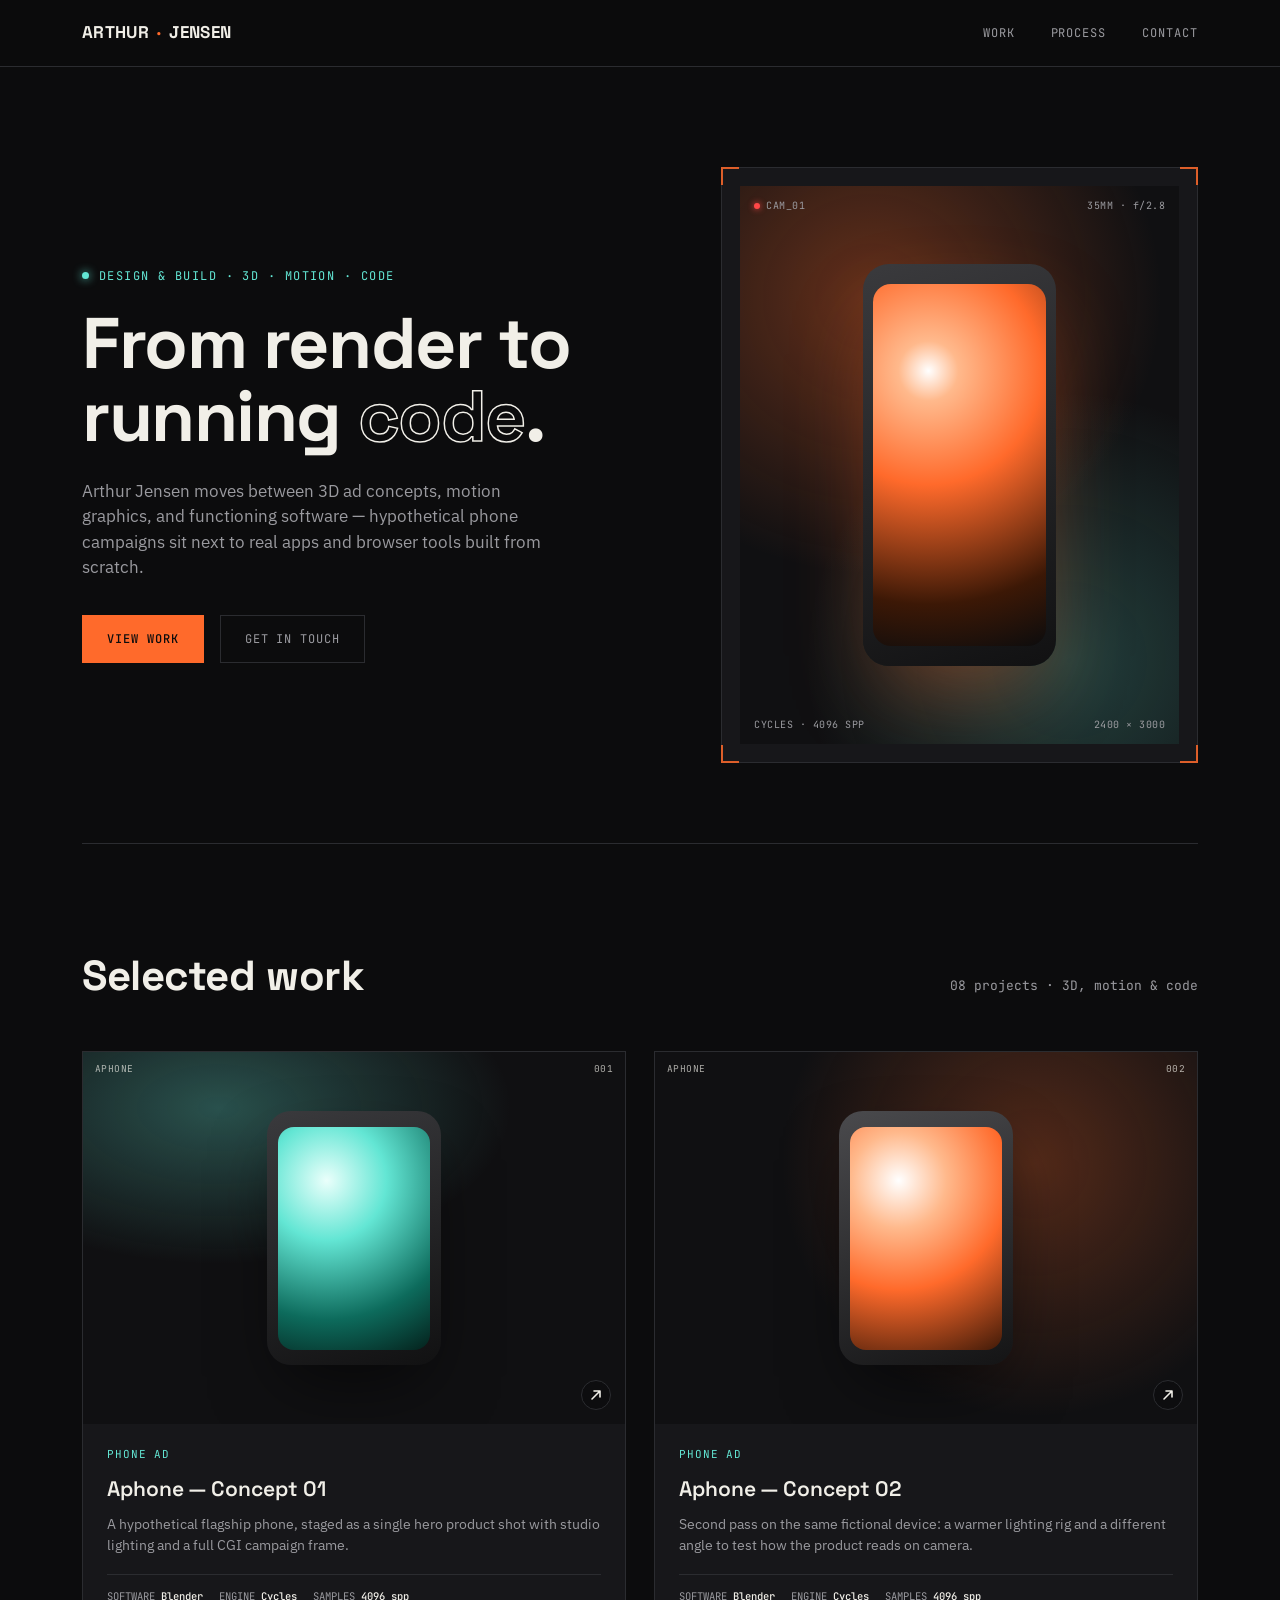
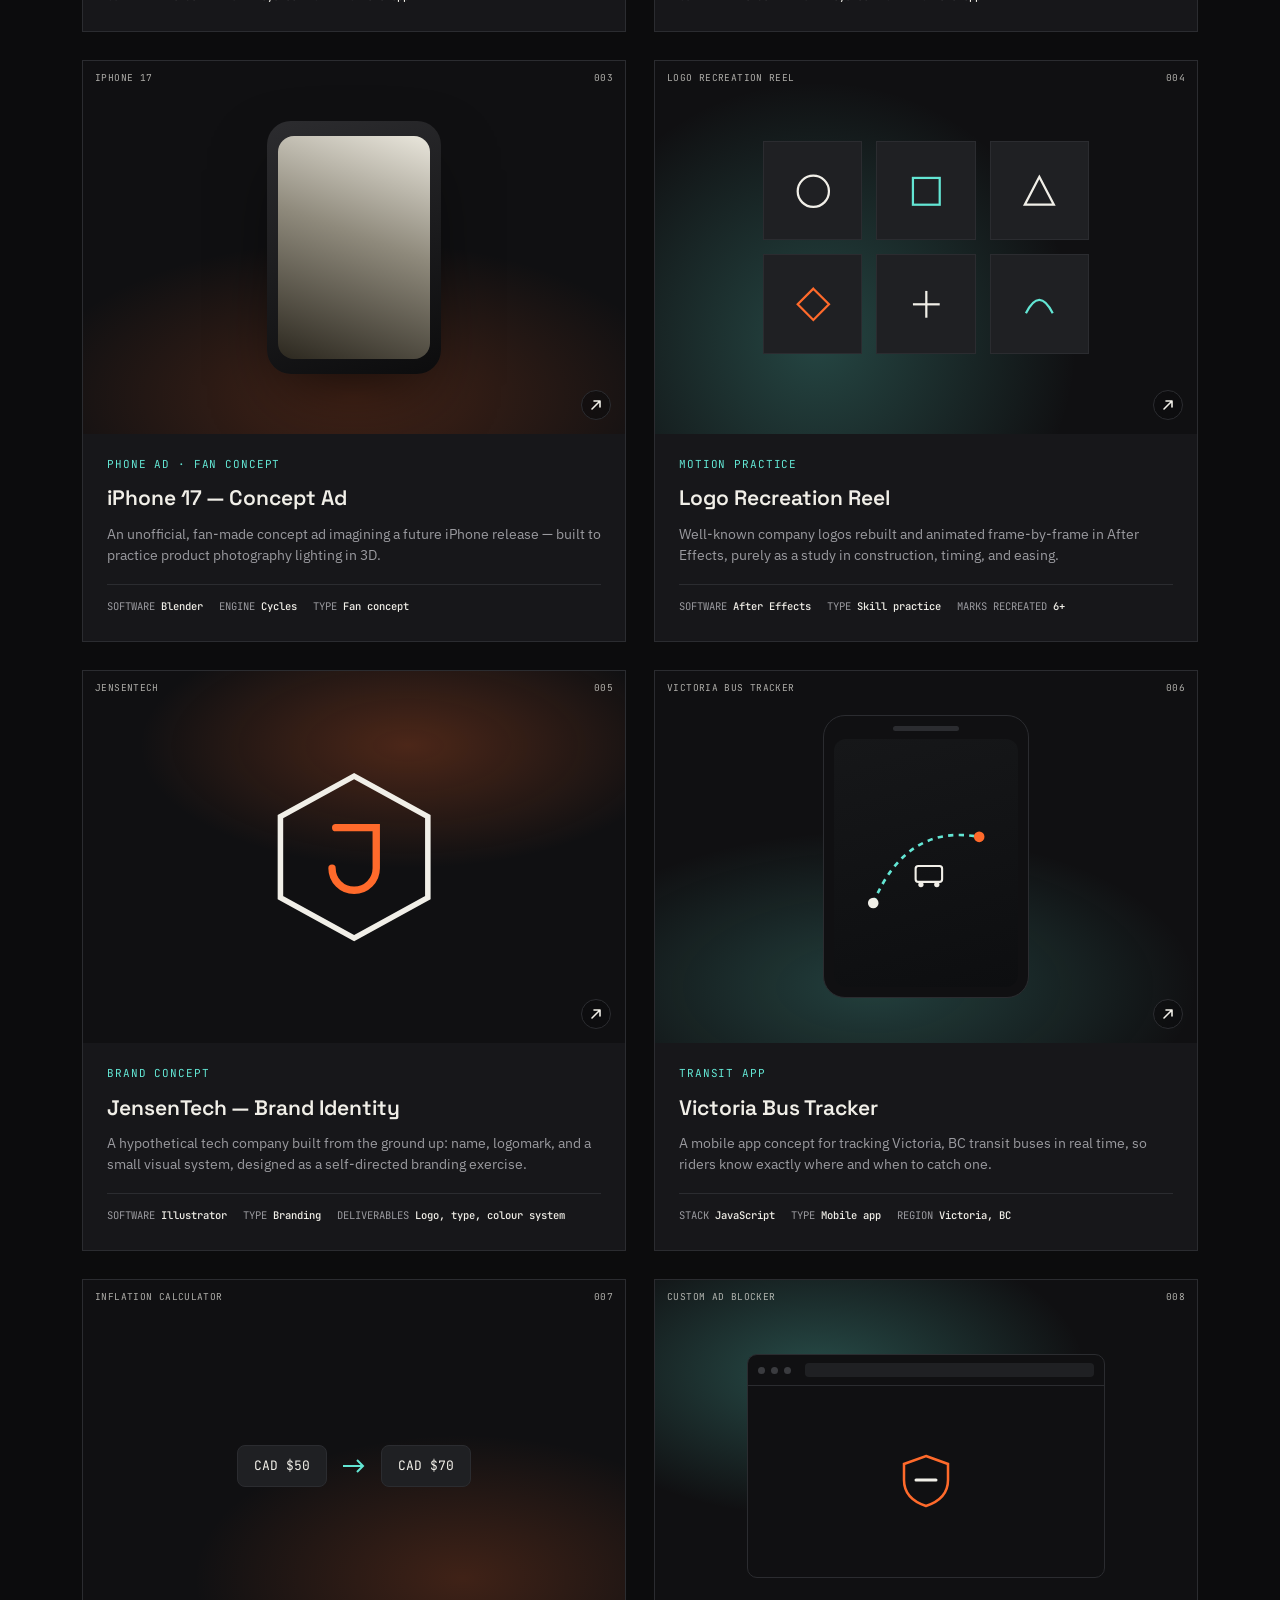
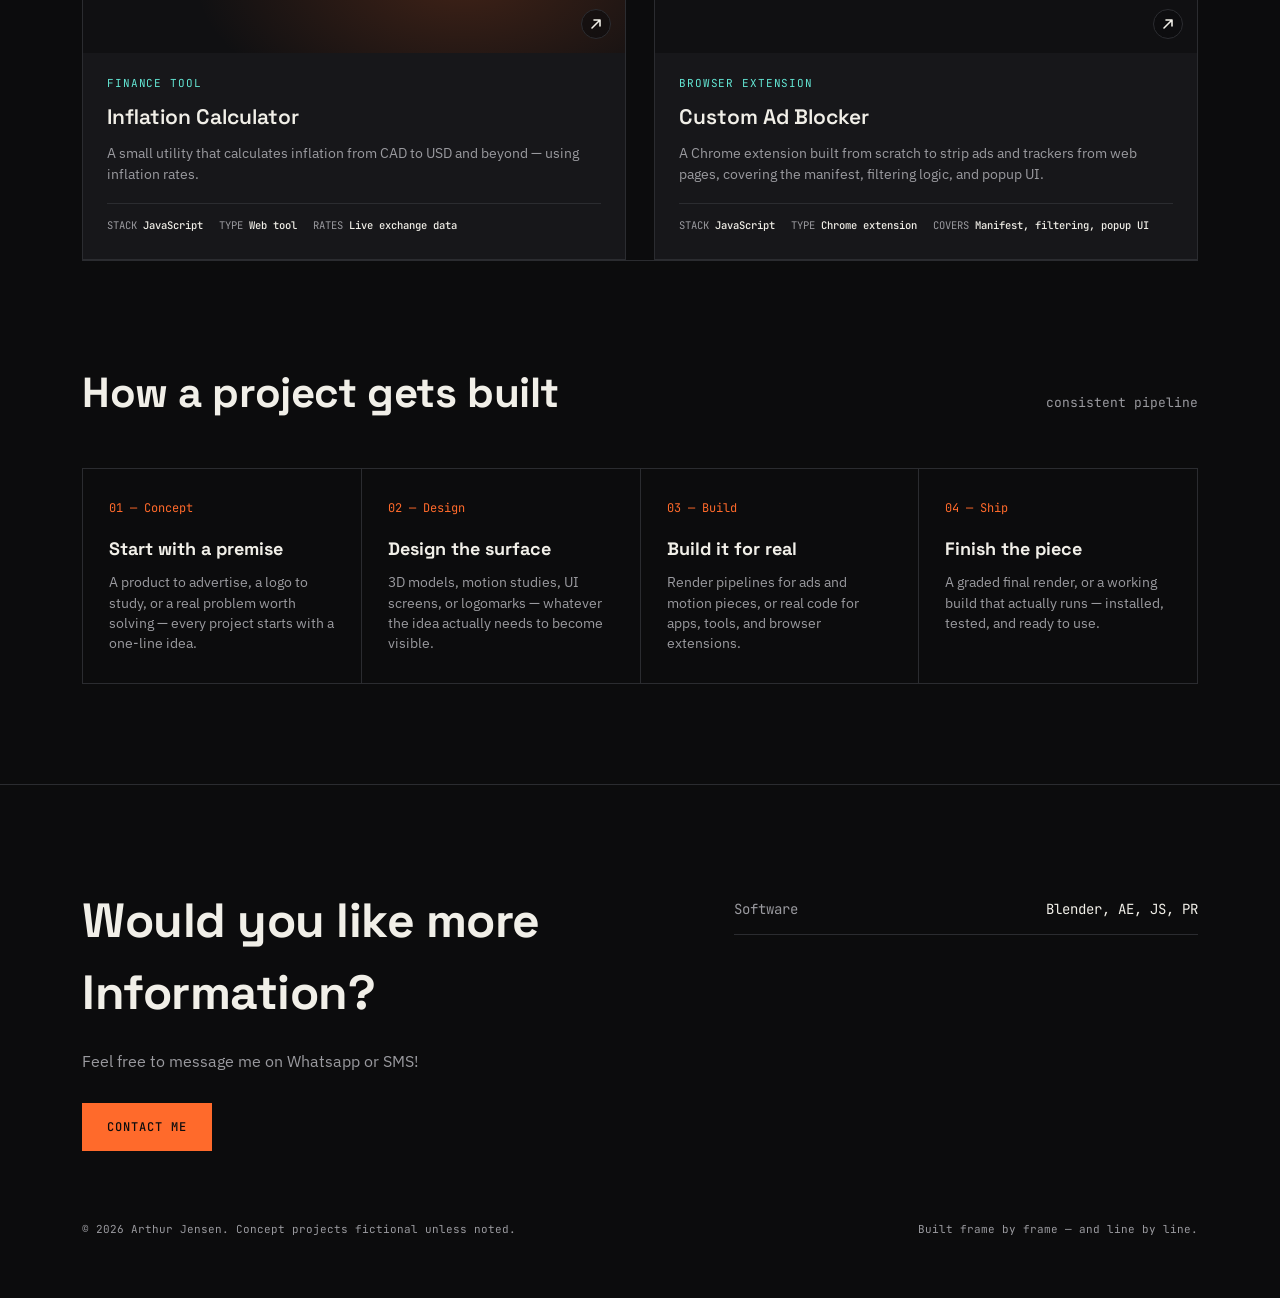
<file: index.html>
<!DOCTYPE html>
<html lang="en">
<head>
<meta charset="UTF-8">
<meta name="viewport" content="width=device-width, initial-scale=1.0">
<title>Arthur Jensen — Design &amp; Build</title>
<link rel="preconnect" href="https://fonts.googleapis.com">
<link href="https://fonts.googleapis.com/css2?family=Space+Grotesk:wght@400;500;600;700&family=IBM+Plex+Sans:wght@400;500;600&family=JetBrains+Mono:wght@400;500&display=swap" rel="stylesheet">
<link rel="stylesheet" href="styles.css">
</head>
<body>

<header>
  <nav>
    <a href="index.html" class="logo">ARTHUR<span>·</span>JENSEN</a>
    <div class="navlinks">
      <a href="index.html#work">Work</a>
      <a href="index.html#process">Process</a>
      <a href="index.html#contact">Contact</a>
    </div>
  </nav>
</header>

<section class="hero">
  <div class="wrap hero-grid">
    <div>
      <div class="eyebrow">Design &amp; Build · 3D · Motion · Code</div>
      <h1>From render to<br>running <em>code</em>.</h1>
      <p class="lede">Arthur Jensen moves between 3D ad concepts, motion graphics, and functioning software — hypothetical phone campaigns sit next to real apps and browser tools built from scratch.</p>
      <div class="hero-ctas">
        <a href="#work" class="btn btn-primary">View work</a>
        <a href="#contact" class="btn btn-ghost">Get in touch</a>
      </div>
    </div>

    <div class="hud viewport">
      <div class="c2"></div>
      <div class="viewport-inner">
        <div class="hud-row">
          <span><span class="rec-dot"></span>CAM_01</span>
          <span>35MM · f/2.8</span>
        </div>
        <div class="hero-phone"></div>
        <div class="hud-row bottom">
          <span>CYCLES · 4096 SPP</span>
          <span>2400 × 3000</span>
        </div>
      </div>
    </div>
  </div>
</section>

<main class="wrap" id="work">
  <div class="section-head">
    <h2>Selected work</h2>
    <span class="section-num">08 projects · 3D, motion &amp; code</span>
  </div>

  <div class="work-grid">
    <a class="card" href="aphone1.html">
      <div class="card-render r1">
        <div class="hud-row"><span>APHONE</span><span>001</span></div>
        <div class="phone p1"></div>
        <div class="card-arrow"><svg width="14" height="14" viewBox="0 0 14 14"><path d="M3 11 L11 3 M5 3 H11 V9" stroke="#f1efe8" stroke-width="1.6" fill="none" stroke-linecap="round" stroke-linejoin="round"/></svg></div>
      </div>
      <div class="card-body">
        <div class="card-tag">Phone ad</div>
        <div class="card-title">Aphone — Concept 01</div>
        <p class="card-desc">A hypothetical flagship phone, staged as a single hero product shot with studio lighting and a full CGI campaign frame.</p>
        <div class="card-meta">
          <span>SOFTWARE <b>Blender</b></span><span>ENGINE <b>Cycles</b></span><span>SAMPLES <b>4096 spp</b></span>
        </div>
      </div>
    </a>
    <a class="card" href="aphone2.html">
      <div class="card-render r2">
        <div class="hud-row"><span>APHONE</span><span>002</span></div>
        <div class="phone p2"></div>
        <div class="card-arrow"><svg width="14" height="14" viewBox="0 0 14 14"><path d="M3 11 L11 3 M5 3 H11 V9" stroke="#f1efe8" stroke-width="1.6" fill="none" stroke-linecap="round" stroke-linejoin="round"/></svg></div>
      </div>
      <div class="card-body">
        <div class="card-tag">Phone ad</div>
        <div class="card-title">Aphone — Concept 02</div>
        <p class="card-desc">Second pass on the same fictional device: a warmer lighting rig and a different angle to test how the product reads on camera.</p>
        <div class="card-meta">
          <span>SOFTWARE <b>Blender</b></span><span>ENGINE <b>Cycles</b></span><span>SAMPLES <b>4096 spp</b></span>
        </div>
      </div>
    </a>
    <a class="card" href="iphone17.html">
      <div class="card-render r3">
        <div class="hud-row"><span>IPHONE 17</span><span>003</span></div>
        <div class="phone p3"></div>
        <div class="card-arrow"><svg width="14" height="14" viewBox="0 0 14 14"><path d="M3 11 L11 3 M5 3 H11 V9" stroke="#f1efe8" stroke-width="1.6" fill="none" stroke-linecap="round" stroke-linejoin="round"/></svg></div>
      </div>
      <div class="card-body">
        <div class="card-tag">Phone ad · fan concept</div>
        <div class="card-title">iPhone 17 — Concept Ad</div>
        <p class="card-desc">An unofficial, fan-made concept ad imagining a future iPhone release — built to practice product photography lighting in 3D.</p>
        <div class="card-meta">
          <span>SOFTWARE <b>Blender</b></span><span>ENGINE <b>Cycles</b></span><span>TYPE <b>Fan concept</b></span>
        </div>
      </div>
    </a>
    <a class="card" href="logos.html">
      <div class="card-render r4">
        <div class="hud-row"><span>LOGO RECREATION REEL</span><span>004</span></div>
        <div class="logo-grid">
          <div class="logo-mark"><svg viewBox="0 0 40 40"><circle cx="20" cy="20" r="14" fill="none" stroke="#f1efe8" stroke-width="2"/></svg></div>
          <div class="logo-mark"><svg viewBox="0 0 40 40"><rect x="8" y="8" width="24" height="24" fill="none" stroke="#63e6d4" stroke-width="2"/></svg></div>
          <div class="logo-mark"><svg viewBox="0 0 40 40"><polygon points="20,7 33,32 7,32" fill="none" stroke="#f1efe8" stroke-width="2"/></svg></div>
          <div class="logo-mark"><svg viewBox="0 0 40 40"><polygon points="20,6 34,20 20,34 6,20" fill="none" stroke="#ff6a2b" stroke-width="2"/></svg></div>
          <div class="logo-mark"><svg viewBox="0 0 40 40"><line x1="8" y1="20" x2="32" y2="20" stroke="#f1efe8" stroke-width="2"/><line x1="20" y1="8" x2="20" y2="32" stroke="#f1efe8" stroke-width="2"/></svg></div>
          <div class="logo-mark"><svg viewBox="0 0 40 40"><path d="M8 28 Q20 4 32 28" fill="none" stroke="#63e6d4" stroke-width="2"/></svg></div>
        </div>
        <div class="card-arrow"><svg width="14" height="14" viewBox="0 0 14 14"><path d="M3 11 L11 3 M5 3 H11 V9" stroke="#f1efe8" stroke-width="1.6" fill="none" stroke-linecap="round" stroke-linejoin="round"/></svg></div>
      </div>
      <div class="card-body">
        <div class="card-tag">Motion practice</div>
        <div class="card-title">Logo Recreation Reel</div>
        <p class="card-desc">Well-known company logos rebuilt and animated frame-by-frame in After Effects, purely as a study in construction, timing, and easing.</p>
        <div class="card-meta">
          <span>SOFTWARE <b>After Effects</b></span><span>TYPE <b>Skill practice</b></span><span>MARKS RECREATED <b>6+</b></span>
        </div>
      </div>
    </a>
    <a class="card" href="jensentech.html">
      <div class="card-render r5">
        <div class="hud-row"><span>JENSENTECH</span><span>005</span></div>
        <svg class="brand-mark" viewBox="0 0 100 100">
          <polygon points="50,6 90,28 90,72 50,94 10,72 10,28" fill="none" stroke="#f1efe8" stroke-width="3"/>
          <path d="M40 34 H62 V56 A12 12 0 0 1 38 56" fill="none" stroke="#ff6a2b" stroke-width="4" stroke-linecap="round"/>
        </svg>
        <div class="card-arrow"><svg width="14" height="14" viewBox="0 0 14 14"><path d="M3 11 L11 3 M5 3 H11 V9" stroke="#f1efe8" stroke-width="1.6" fill="none" stroke-linecap="round" stroke-linejoin="round"/></svg></div>
      </div>
      <div class="card-body">
        <div class="card-tag">Brand concept</div>
        <div class="card-title">JensenTech — Brand Identity</div>
        <p class="card-desc">A hypothetical tech company built from the ground up: name, logomark, and a small visual system, designed as a self-directed branding exercise.</p>
        <div class="card-meta">
          <span>SOFTWARE <b>Illustrator</b></span><span>TYPE <b>Branding</b></span><span>DELIVERABLES <b>Logo, type, colour system</b></span>
        </div>
      </div>
    </a>
    <a class="card" href="busapp.html">
      <div class="card-render r6">
        <div class="hud-row"><span>VICTORIA BUS TRACKER</span><span>006</span></div>
        <div class="app-frame">
          <div class="bar"></div>
          <div class="app-screen">
            <svg width="72%" height="72%" viewBox="0 0 100 100">
              <path d="M10 80 Q35 20 90 30" fill="none" stroke="#63e6d4" stroke-width="2" stroke-dasharray="4 4"/>
              <circle cx="10" cy="80" r="4" fill="#f1efe8"/>
              <circle cx="90" cy="30" r="4" fill="#ff6a2b"/>
              <rect x="42" y="52" width="20" height="12" rx="2" fill="none" stroke="#f1efe8" stroke-width="1.6"/>
              <circle cx="46" cy="66" r="2" fill="#f1efe8"/>
              <circle cx="58" cy="66" r="2" fill="#f1efe8"/>
            </svg>
          </div>
        </div>
        <div class="card-arrow"><svg width="14" height="14" viewBox="0 0 14 14"><path d="M3 11 L11 3 M5 3 H11 V9" stroke="#f1efe8" stroke-width="1.6" fill="none" stroke-linecap="round" stroke-linejoin="round"/></svg></div>
      </div>
      <div class="card-body">
        <div class="card-tag">Transit app</div>
        <div class="card-title">Victoria Bus Tracker</div>
        <p class="card-desc">A mobile app concept for tracking Victoria, BC transit buses in real time, so riders know exactly where and when to catch one.</p>
        <div class="card-meta">
          <span>STACK <b>JavaScript</b></span><span>TYPE <b>Mobile app</b></span><span>REGION <b>Victoria, BC</b></span>
        </div>
      </div>
    </a>
    <a class="card" href="currencycalculator.html">
      <div class="card-render r7">
        <div class="hud-row"><span>INFLATION CALCULATOR</span><span>007</span></div>
        <div class="curr-row">
          <div class="curr-box">CAD $50</div>
          <svg width="26" height="16" viewBox="0 0 26 16"><path d="M2 8 H22 M16 2 L22 8 L16 14" fill="none" stroke="#63e6d4" stroke-width="2"/></svg>
          <div class="curr-box">CAD $70</div>
        </div>
        <div class="card-arrow"><svg width="14" height="14" viewBox="0 0 14 14"><path d="M3 11 L11 3 M5 3 H11 V9" stroke="#f1efe8" stroke-width="1.6" fill="none" stroke-linecap="round" stroke-linejoin="round"/></svg></div>
      </div>
      <div class="card-body">
        <div class="card-tag">Finance tool</div>
        <div class="card-title">Inflation Calculator</div>
        <p class="card-desc">A small utility that calculates inflation from CAD to USD and beyond — using inflation rates.</p>
        <div class="card-meta">
          <span>STACK <b>JavaScript</b></span><span>TYPE <b>Web tool</b></span><span>RATES <b>Live exchange data</b></span>
        </div>
      </div>
    </a>
    <a class="card" href="adblocker.html">
      <div class="card-render r8">
        <div class="hud-row"><span>CUSTOM AD BLOCKER</span><span>008</span></div>
        <div class="browser-frame">
          <div class="browser-top">
            <div class="browser-dot"></div><div class="browser-dot"></div><div class="browser-dot"></div>
            <div class="browser-url"></div>
          </div>
          <div class="browser-body">
            <svg width="60" height="60" viewBox="0 0 60 60">
              <path d="M30 6 L52 14 V30 C52 44 42 52 30 56 C18 52 8 44 8 30 V14 Z" fill="none" stroke="#ff6a2b" stroke-width="2.5"/>
              <line x1="20" y1="30" x2="40" y2="30" stroke="#f1efe8" stroke-width="3" stroke-linecap="round"/>
            </svg>
          </div>
        </div>
        <div class="card-arrow"><svg width="14" height="14" viewBox="0 0 14 14"><path d="M3 11 L11 3 M5 3 H11 V9" stroke="#f1efe8" stroke-width="1.6" fill="none" stroke-linecap="round" stroke-linejoin="round"/></svg></div>
      </div>
      <div class="card-body">
        <div class="card-tag">Browser extension</div>
        <div class="card-title">Custom Ad Blocker</div>
        <p class="card-desc">A Chrome extension built from scratch to strip ads and trackers from web pages, covering the manifest, filtering logic, and popup UI.</p>
        <div class="card-meta">
          <span>STACK <b>JavaScript</b></span><span>TYPE <b>Chrome extension</b></span><span>COVERS <b>Manifest, filtering, popup UI</b></span>
        </div>
      </div>
    </a>
  </div>

  <section id="process">
    <div class="section-head">
      <h2>How a project gets built</h2>
      <span class="section-num">consistent pipeline</span>
    </div>
    <div class="process">
      <div class="step">
        <div class="step-num">01 — Concept</div>
        <h3>Start with a premise</h3>
        <p>A product to advertise, a logo to study, or a real problem worth solving — every project starts with a one-line idea.</p>
      </div>
      <div class="step">
        <div class="step-num">02 — Design</div>
        <h3>Design the surface</h3>
        <p>3D models, motion studies, UI screens, or logomarks — whatever the idea actually needs to become visible.</p>
      </div>
      <div class="step">
        <div class="step-num">03 — Build</div>
        <h3>Build it for real</h3>
        <p>Render pipelines for ads and motion pieces, or real code for apps, tools, and browser extensions.</p>
      </div>
      <div class="step">
        <div class="step-num">04 — Ship</div>
        <h3>Finish the piece</h3>
        <p>A graded final render, or a working build that actually runs — installed, tested, and ready to use.</p>
      </div>
    </div>
  </section>
</main>

<footer id="contact">
  <div class="wrap contact-grid">
    <div>
      <h2>Would you like more<br>Information?</h2>
      <p>Feel free to message me on Whatsapp or SMS!</p>
      <a href="https://linktr.ee/arthurwjensen" class="btn btn-primary">Contact Me</a>
    </div>
    <ul class="contact-list">
      <li><span>Software</span><span>Blender, AE, JS, PR</span></li>
    </ul>
  </div>
  <div class="wrap foot-bottom">
    <span>© 2026 Arthur Jensen. Concept projects fictional unless noted.</span>
    <span>Built frame by frame — and line by line.</span>
  </div>
</footer>

</body>
</html>
</file>
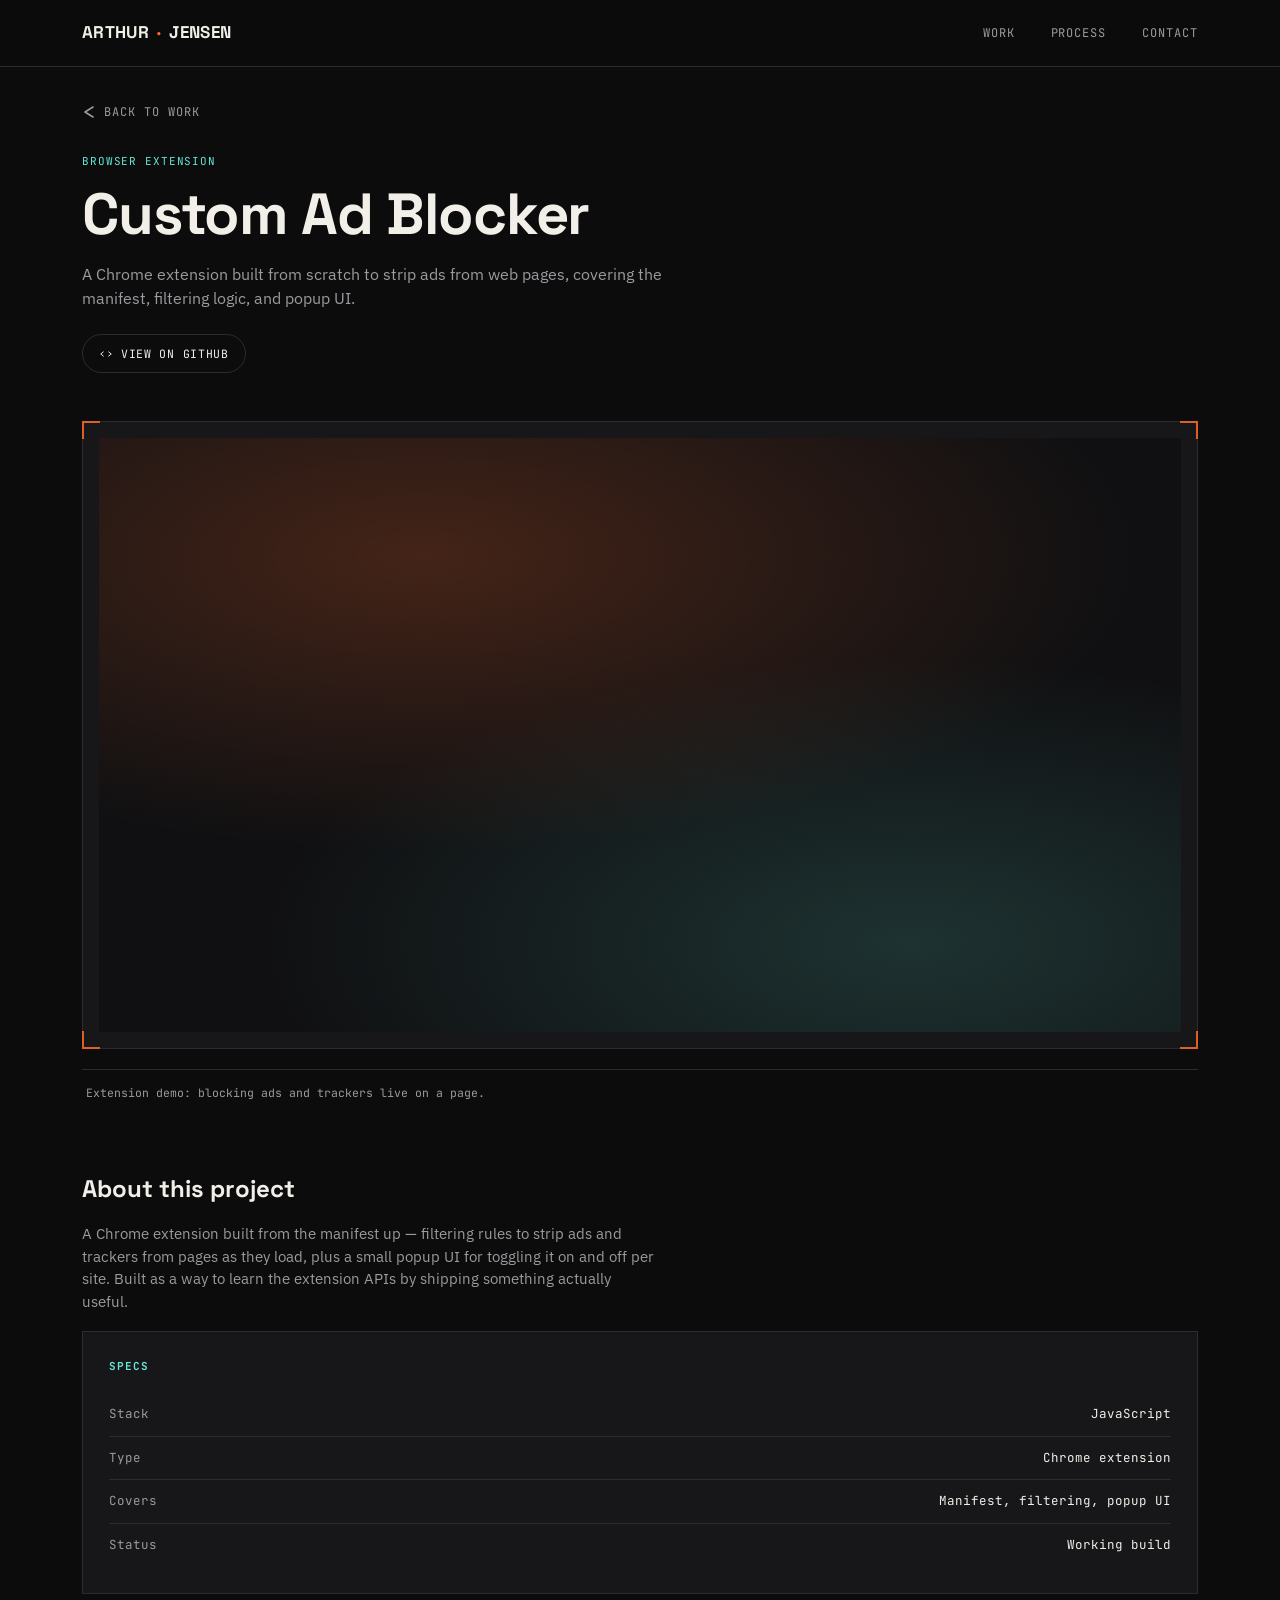
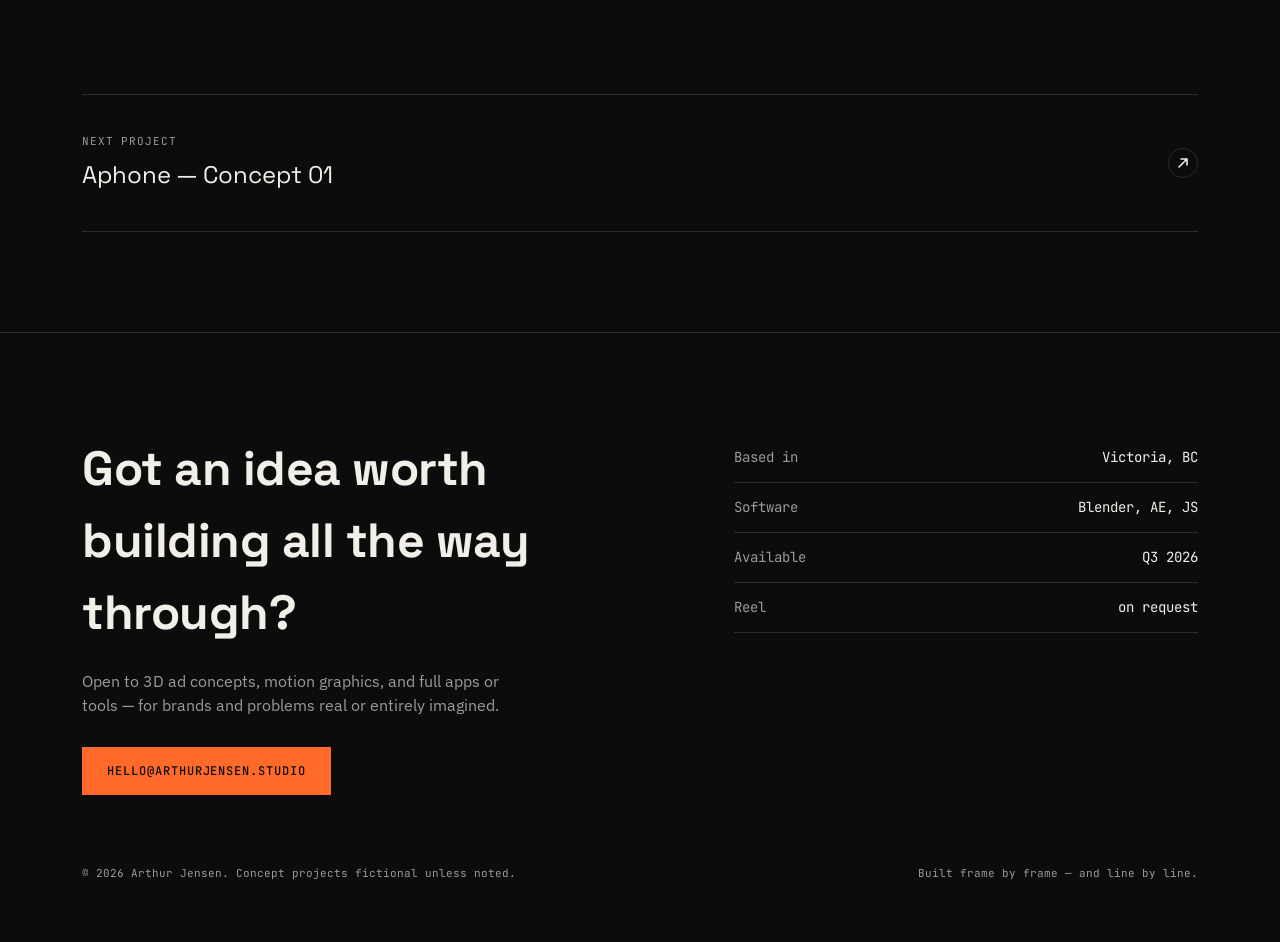
<file: adblocker.html>
<!DOCTYPE html>
<html lang="en">
<head>
<meta charset="UTF-8">
<meta name="viewport" content="width=device-width, initial-scale=1.0">
<title>Custom Ad Blocker — Arthur Jensen</title>
<link rel="preconnect" href="https://fonts.googleapis.com">
<link href="https://fonts.googleapis.com/css2?family=Space+Grotesk:wght@400;500;600;700&family=IBM+Plex+Sans:wght@400;500;600&family=JetBrains+Mono:wght@400;500&display=swap" rel="stylesheet">
<link rel="stylesheet" href="styles.css">
</head>
<body>

<header>
  <nav>
    <a href="index.html" class="logo">ARTHUR<span>·</span>JENSEN</a>
    <div class="navlinks">
      <a href="index.html#work">Work</a>
      <a href="index.html#process">Process</a>
      <a href="index.html#contact">Contact</a>
    </div>
  </nav>
</header>

<main class="wrap">
  <a class="back-link" href="index.html#work"><svg viewBox="0 0 14 14"><path d="M11 2 L3 7 L11 12" stroke="#9a9a9f" stroke-width="1.6" fill="none" stroke-linecap="round" stroke-linejoin="round"/></svg> Back to work</a>

  <div class="detail-head">
    <div class="card-tag">Browser extension</div>
    <h1>Custom Ad Blocker</h1>
    <p class="lede">A Chrome extension built from scratch to strip ads from web pages, covering the manifest, filtering logic, and popup UI.</p>
    <a class="repo-link" href="https://github.com/ArthurJensen/Adblocking-Extension" target="_blank" rel="noopener noreferrer">
      <svg viewBox="0 0 24 24" fill="none" stroke="currentColor" stroke-width="1.6"><path d="M8 8 L3 12 L8 16 M16 8 L21 12 L16 16"/></svg>
      View on GitHub
    </a>
  </div>

  <!-- VIDEO: to add your video, put a file named "screenrecording.mp4" in this same folder.
       This page will find it automatically and swap out the placeholder below.
       To use a video hosted elsewhere (e.g. Bunny Stream, Cloudflare R2) instead,
       just change the src="screenrecording.mp4" attribute on the <source> tag to your full video URL. -->
  <div class="hud video-frame">
    <div class="c2"></div>
    <div class="video-inner">
      <iframe src="https://player.vimeo.com/video/1206309788?badge=0&amp;autopause=0&amp;player_id=0&amp;app_id=58479"
        style="position:absolute;top:0;left:0;width:100%;height:100%;border:0;"
        frameborder="0"
        allow="autoplay; fullscreen; picture-in-picture; clipboard-write; encrypted-media; web-share"
        referrerpolicy="strict-origin-when-cross-origin"
        title="APHONE AD"></iframe>
    </div>
  </div>
  <script src="https://player.vimeo.com/api/player.js"></script>
      </div>
    </div>
  </div>
  <p class="video-caption">Extension demo: blocking ads and trackers live on a page.</p>
 
  <div class="detail-body">
      <h2>About this project</h2>
      <p>A Chrome extension built from the manifest up — filtering rules to strip ads and trackers from pages as they load, plus a small popup UI for toggling it on and off per site. Built as a way to learn the extension APIs by shipping something actually useful.</p>
    </div>
    <div class="spec-panel">
      <h3>Specs</h3>
      <ul class="spec-list">
          <li><span>Stack</span><span>JavaScript</span></li>
          <li><span>Type</span><span>Chrome extension</span></li>
          <li><span>Covers</span><span>Manifest, filtering, popup UI</span></li>
          <li><span>Status</span><span>Working build</span></li>
      </ul>
    </div>
  </div>

  <a class="next-project" href="aphone1.html">
    <div>
      <div class="label">Next project</div>
      <div class="title">Aphone — Concept 01</div>
    </div>
    <div class="card-arrow" style="position:static;"><svg width="14" height="14" viewBox="0 0 14 14"><path d="M3 11 L11 3 M5 3 H11 V9" stroke="#f1efe8" stroke-width="1.6" fill="none" stroke-linecap="round" stroke-linejoin="round"/></svg></div>
  </a>
</main>

<footer id="contact">
  <div class="wrap contact-grid">
    <div>
      <h2>Got an idea worth<br>building all the way through?</h2>
      <p>Open to 3D ad concepts, motion graphics, and full apps or tools — for brands and problems real or entirely imagined.</p>
      <a href="mailto:hello@arthurjensen.studio" class="btn btn-primary">hello@arthurjensen.studio</a>
    </div>
    <ul class="contact-list">
      <li><span>Based in</span><span>Victoria, BC</span></li>
      <li><span>Software</span><span>Blender, AE, JS</span></li>
      <li><span>Available</span><span>Q3 2026</span></li>
      <li><span>Reel</span><span>on request</span></li>
    </ul>
  </div>
  <div class="wrap foot-bottom">
    <span>© 2026 Arthur Jensen. Concept projects fictional unless noted.</span>
    <span>Built frame by frame — and line by line.</span>
  </div>
</footer>

</body>
</html>
</file>
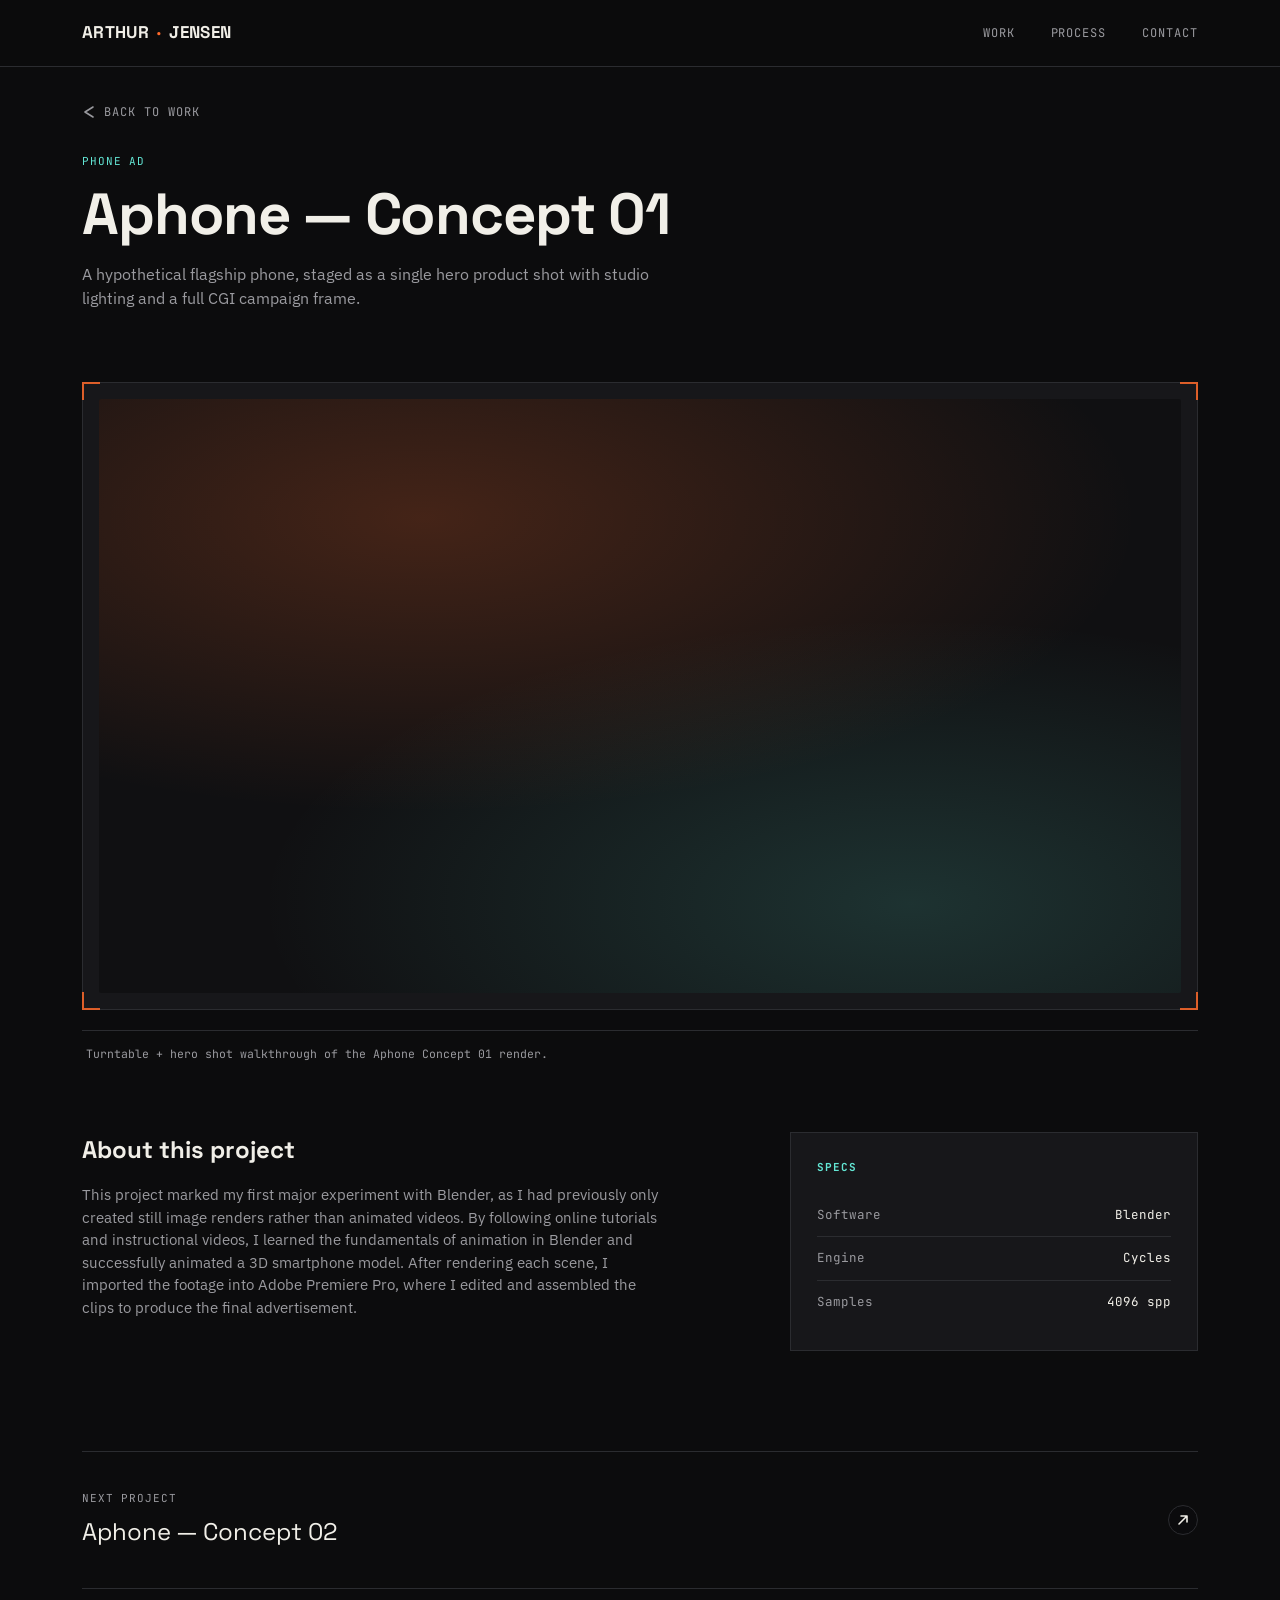
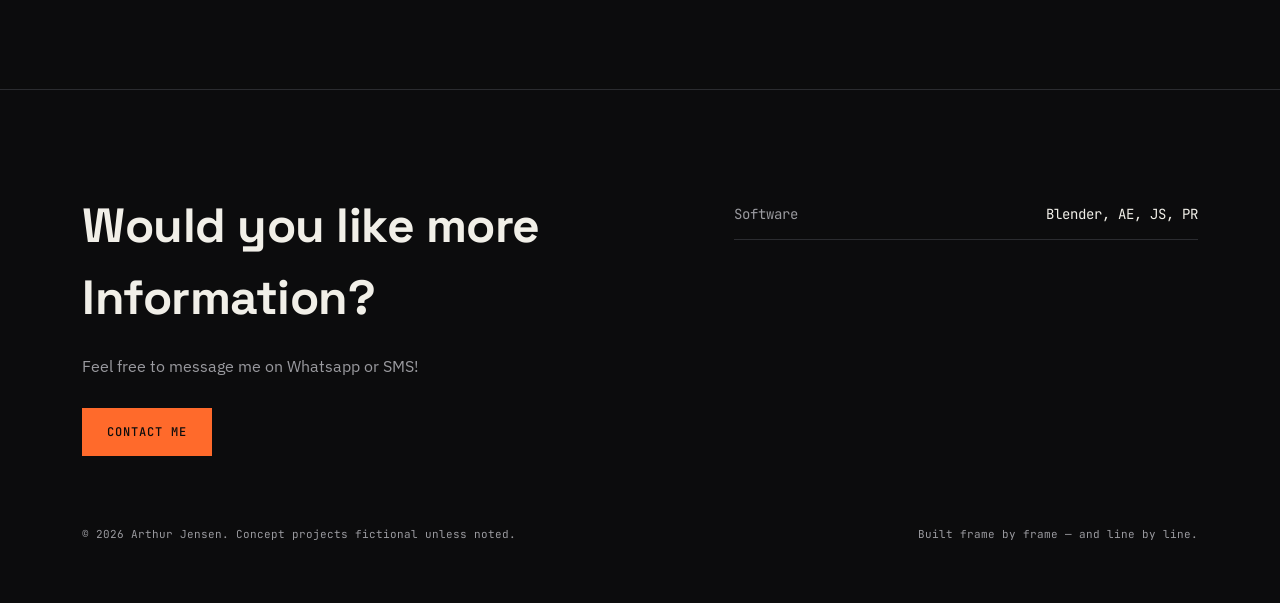
<file: aphone1.html>
<!DOCTYPE html>
<html lang="en">
<head>
<meta charset="UTF-8">
<meta name="viewport" content="width=device-width, initial-scale=1.0">
<title>Aphone — Concept 01 — Arthur Jensen</title>
<link rel="preconnect" href="https://fonts.googleapis.com">
<link href="https://fonts.googleapis.com/css2?family=Space+Grotesk:wght@400;500;600;700&family=IBM+Plex+Sans:wght@400;500;600&family=JetBrains+Mono:wght@400;500&display=swap" rel="stylesheet">
<link rel="stylesheet" href="styles.css">
</head>
<body>

<header>
  <nav>
    <a href="index.html" class="logo">ARTHUR<span>·</span>JENSEN</a>
    <div class="navlinks">
      <a href="index.html#work">Work</a>
      <a href="index.html#process">Process</a>
      <a href="index.html#contact">Contact</a>
    </div>
  </nav>
</header>

<main class="wrap">
  <a class="back-link" href="index.html#work"><svg viewBox="0 0 14 14"><path d="M11 2 L3 7 L11 12" stroke="#9a9a9f" stroke-width="1.6" fill="none" stroke-linecap="round" stroke-linejoin="round"/></svg> Back to work</a>

  <div class="detail-head">
    <div class="card-tag">Phone ad</div>
    <h1>Aphone — Concept 01</h1>
    <p class="lede">A hypothetical flagship phone, staged as a single hero product shot with studio lighting and a full CGI campaign frame.</p>
  </div>

  <!-- VIDEO: embedded from Vimeo. To swap to a different Vimeo video, just change
       the numeric ID in the iframe's src URL below. -->
  <div class="hud video-frame">
    <div class="c2"></div>
    <div class="video-inner">
      <iframe src="https://player.vimeo.com/video/1151428557?badge=0&amp;autopause=0&amp;player_id=0&amp;app_id=58479"
        style="position:absolute;top:0;left:0;width:100%;height:100%;border:0;"
        frameborder="0"
        allow="autoplay; fullscreen; picture-in-picture; clipboard-write; encrypted-media; web-share"
        referrerpolicy="strict-origin-when-cross-origin"
        title="APHONE AD"></iframe>
    </div>
  </div>
  <script src="https://player.vimeo.com/api/player.js"></script>
  <p class="video-caption">Turntable + hero shot walkthrough of the Aphone Concept 01 render.</p>

  <div class="detail-grid">
    <div class="detail-body">
      <h2>About this project</h2>
      <p>This project marked my first major experiment with Blender, as I had previously only created still image renders rather than animated videos. By following online tutorials and instructional videos, I learned the fundamentals of animation in Blender and successfully animated a 3D smartphone model. After rendering each scene, I imported the footage into Adobe Premiere Pro, where I edited and assembled the clips to produce the final advertisement.
<p>
    </div>
    <div class="spec-panel">
      <h3>Specs</h3>
      <ul class="spec-list">
          <li><span>Software</span><span>Blender</span></li>
          <li><span>Engine</span><span>Cycles</span></li>
          <li><span>Samples</span><span>4096 spp</span></li>
     </ul>
    </div>
  </div>

  <a class="next-project" href="aphone2.html">
    <div>
      <div class="label">Next project</div>
      <div class="title">Aphone — Concept 02</div>
    </div>
    <div class="card-arrow" style="position:static;"><svg width="14" height="14" viewBox="0 0 14 14"><path d="M3 11 L11 3 M5 3 H11 V9" stroke="#f1efe8" stroke-width="1.6" fill="none" stroke-linecap="round" stroke-linejoin="round"/></svg></div>
  </a>
</main>


<footer id="contact">
  <div class="wrap contact-grid">
    <div>
      <h2>Would you like more<br>Information?</h2>
      <p>Feel free to message me on Whatsapp or SMS!</p>
      <a href="https://linktr.ee/arthurwjensen" class="btn btn-primary">Contact Me</a>
    </div>
    <ul class="contact-list">
      <li><span>Software</span><span>Blender, AE, JS, PR</span></li>
    </ul>
  </div>
  <div class="wrap foot-bottom">
    <span>© 2026 Arthur Jensen. Concept projects fictional unless noted.</span>
    <span>Built frame by frame — and line by line.</span>
  </div>
</footer>

</body>
</html>
</file>
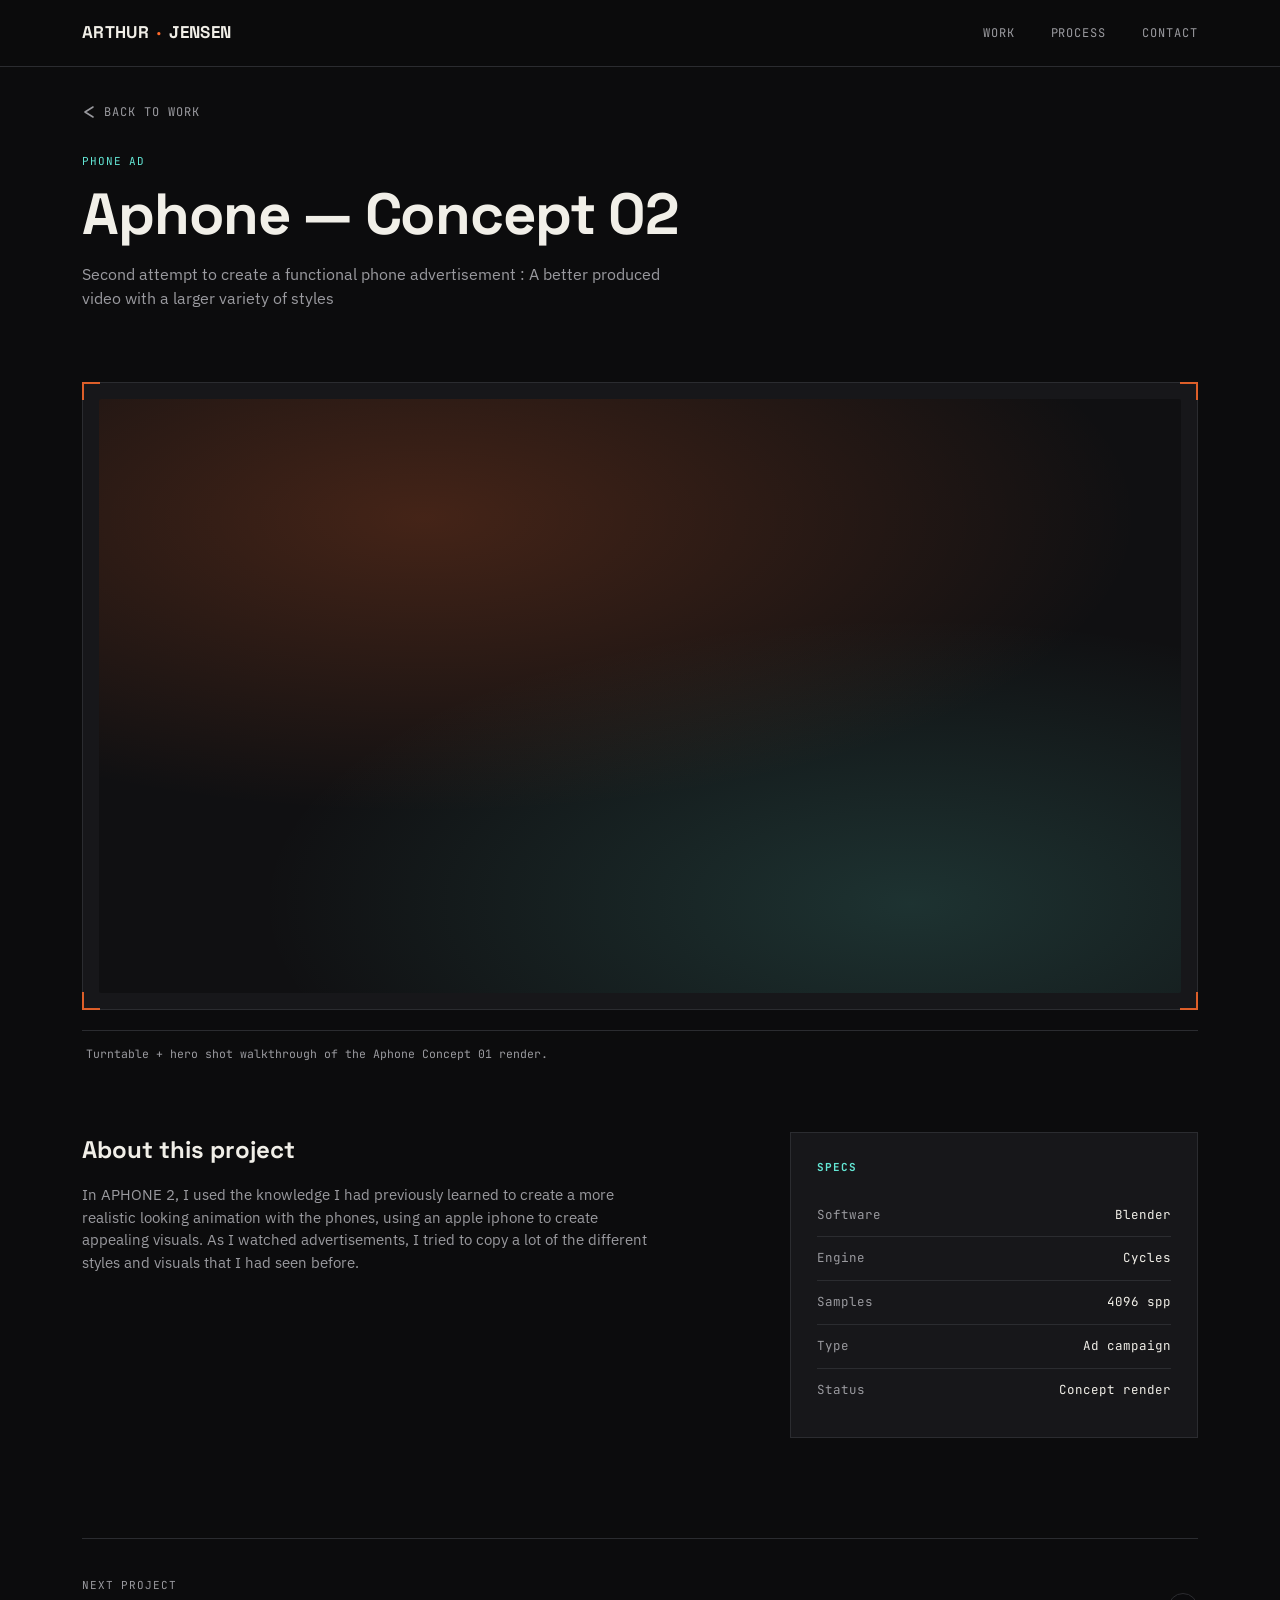
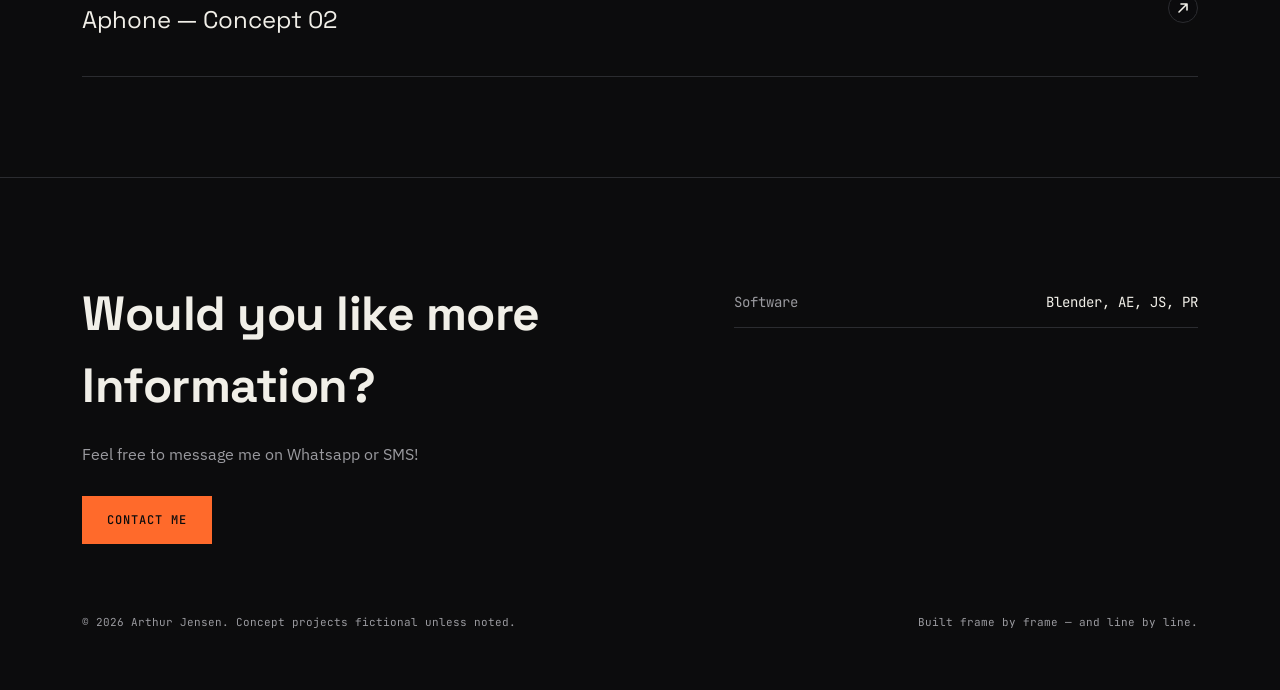
<file: aphone2.html>
<!DOCTYPE html>
<html lang="en">
<head>
<meta charset="UTF-8">
<meta name="viewport" content="width=device-width, initial-scale=1.0">
<title>Aphone — Concept 02 — Arthur Jensen</title>
<link rel="preconnect" href="https://fonts.googleapis.com">
<link href="https://fonts.googleapis.com/css2?family=Space+Grotesk:wght@400;500;600;700&family=IBM+Plex+Sans:wght@400;500;600&family=JetBrains+Mono:wght@400;500&display=swap" rel="stylesheet">
<link rel="stylesheet" href="styles.css">
</head>
<body>

<header>
  <nav>
    <a href="index.html" class="logo">ARTHUR<span>·</span>JENSEN</a>
    <div class="navlinks">
      <a href="index.html#work">Work</a>
      <a href="index.html#process">Process</a>
      <a href="index.html#contact">Contact</a>
    </div>
  </nav>
</header>

<main class="wrap">
  <a class="back-link" href="index.html#work"><svg viewBox="0 0 14 14"><path d="M11 2 L3 7 L11 12" stroke="#9a9a9f" stroke-width="1.6" fill="none" stroke-linecap="round" stroke-linejoin="round"/></svg> Back to work</a>

  <div class="detail-head">
    <div class="card-tag">Phone ad</div>
    <h1>Aphone — Concept 02</h1>
    <p class="lede">Second attempt to create a functional phone advertisement : A better produced video with a larger variety of styles<p>
  </div>

  <!-- VIDEO: embedded from Vimeo. To swap to a different Vimeo video, just change
       the numeric ID in the iframe's src URL below. -->
  <div class="hud video-frame">
    <div class="c2"></div>
    <div class="video-inner">
      <iframe src="https://player.vimeo.com/video/1151429726?badge=0&amp;autopause=0&amp;player_id=0&amp;app_id=58479"
        style="position:absolute;top:0;left:0;width:100%;height:100%;border:0;"
        frameborder="0"
        allow="autoplay; fullscreen; picture-in-picture; clipboard-write; encrypted-media; web-share"
        referrerpolicy="strict-origin-when-cross-origin"
        title="APHONE AD"></iframe>
    </div>
  </div>
  <script src="https://player.vimeo.com/api/player.js"></script>
  <p class="video-caption">Turntable + hero shot walkthrough of the Aphone Concept 01 render.</p>

<div class="detail-grid">
    <div class="detail-body">
      <h2>About this project</h2>
      <p>In APHONE 2, I used the knowledge I had previously learned to create a more realistic looking animation with the phones, using an apple iphone to create appealing visuals. As I watched advertisements, I tried to copy a lot of the different styles and visuals that I had seen before.</p>
    </div>
    <div class="spec-panel">
      <h3>Specs</h3>
      <ul class="spec-list">
          <li><span>Software</span><span>Blender</span></li>
          <li><span>Engine</span><span>Cycles</span></li>
          <li><span>Samples</span><span>4096 spp</span></li>
          <li><span>Type</span><span>Ad campaign</span></li>
          <li><span>Status</span><span>Concept render</span></li>
      </ul>
    </div>
  </div>

  <a class="next-project" href="aphone2.html">
    <div>
      <div class="label">Next project</div>
      <div class="title">Aphone — Concept 02</div>
    </div>
    <div class="card-arrow" style="position:static;"><svg width="14" height="14" viewBox="0 0 14 14"><path d="M3 11 L11 3 M5 3 H11 V9" stroke="#f1efe8" stroke-width="1.6" fill="none" stroke-linecap="round" stroke-linejoin="round"/></svg></div>
  </a>
</main>

<footer id="contact">
  <div class="wrap contact-grid">
    <div>
      <h2>Would you like more<br>Information?</h2>
      <p>Feel free to message me on Whatsapp or SMS!</p>
      <a href="https://linktr.ee/arthurwjensen" class="btn btn-primary">Contact Me</a>
    </div>
    <ul class="contact-list">
      <li><span>Software</span><span>Blender, AE, JS, PR</span></li>
    </ul>
  </div>
  <div class="wrap foot-bottom">
    <span>© 2026 Arthur Jensen. Concept projects fictional unless noted.</span>
    <span>Built frame by frame — and line by line.</span>
  </div>
</footer>

</body>
</html>
</file>
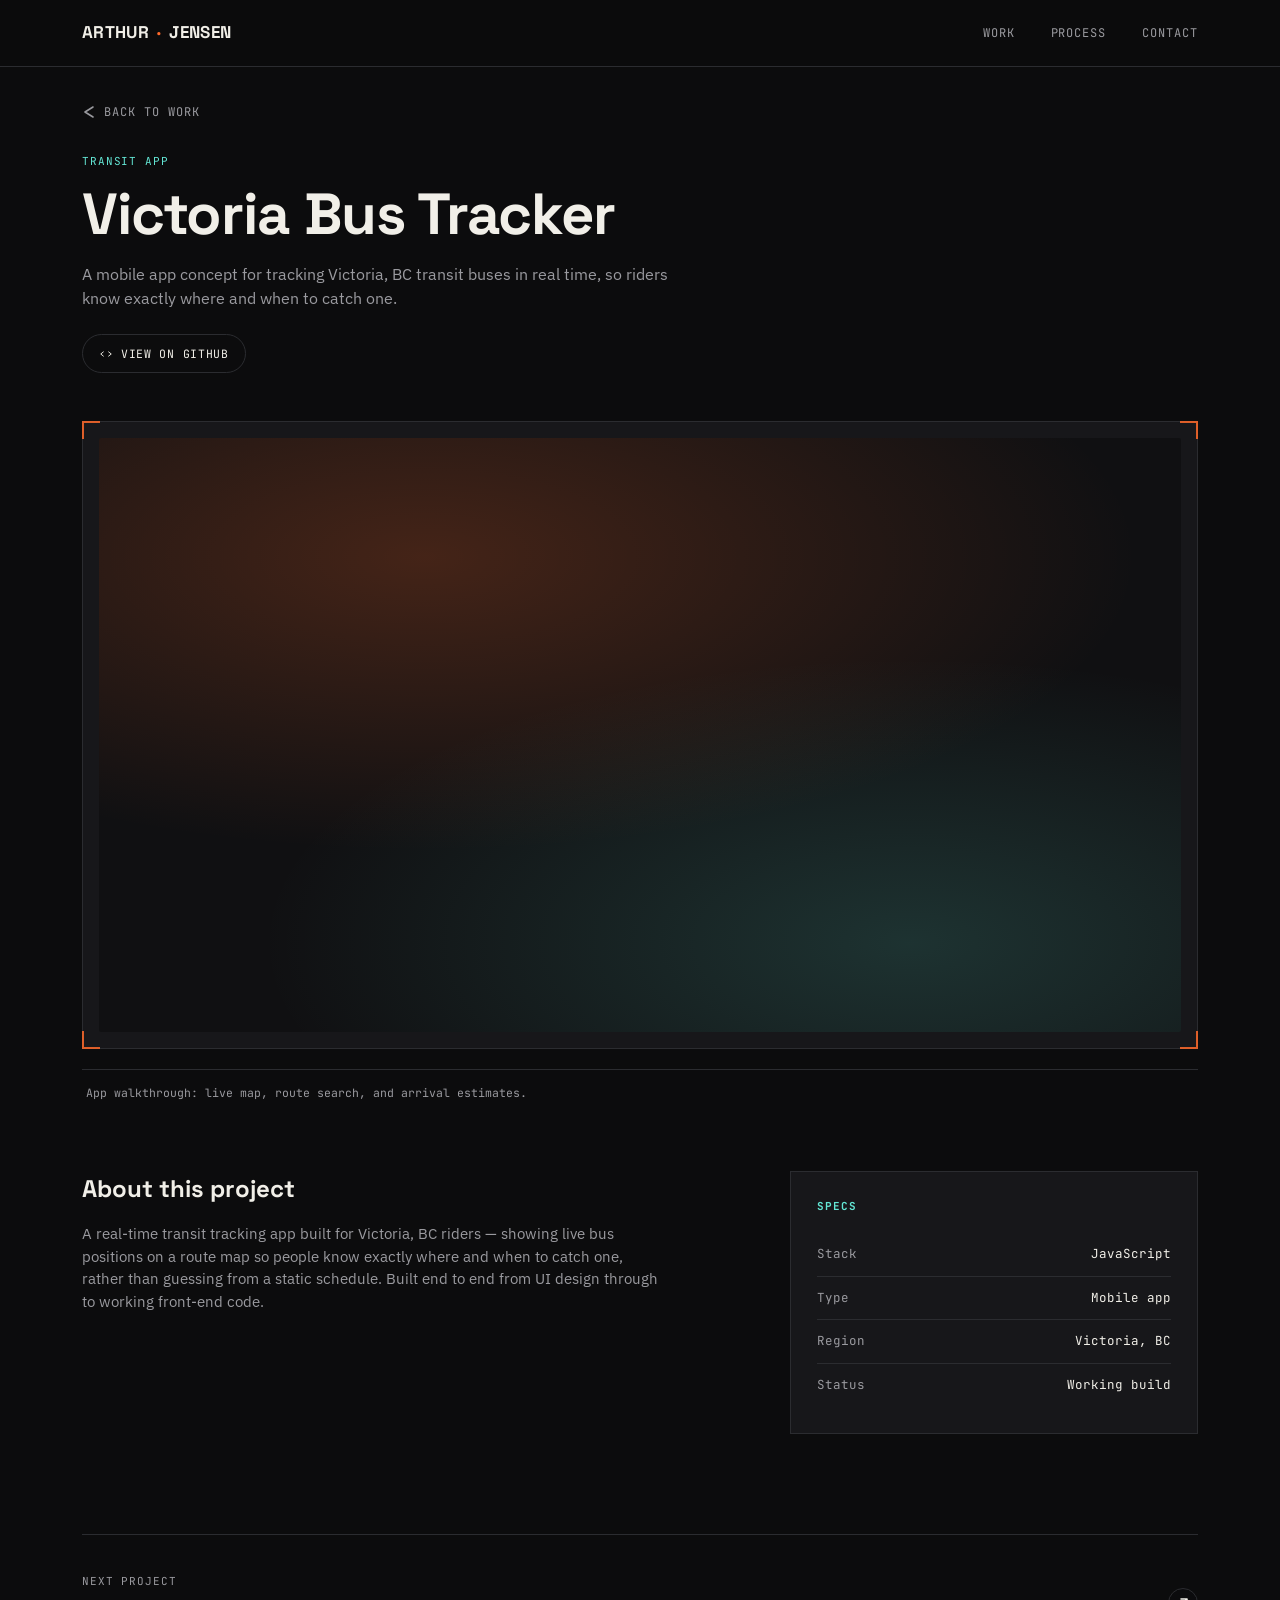
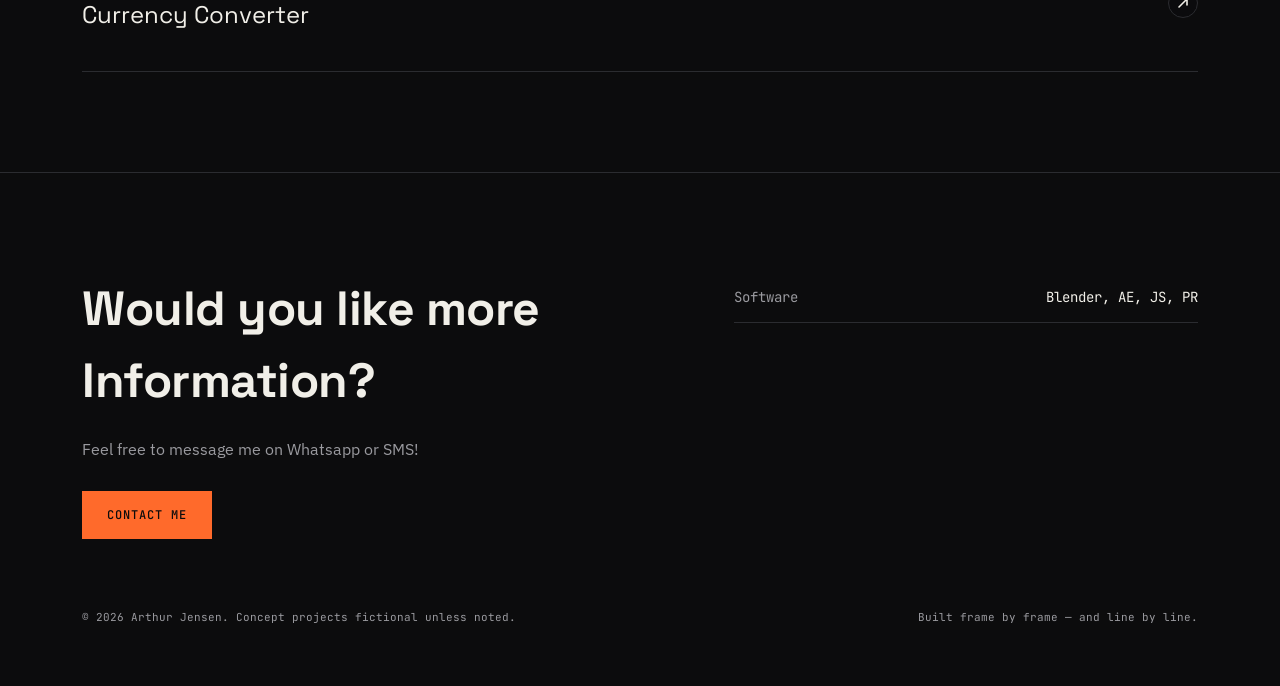
<file: busapp.html>
<!DOCTYPE html>
<html lang="en">
<head>
<meta charset="UTF-8">
<meta name="viewport" content="width=device-width, initial-scale=1.0">
<title>Victoria Bus Tracker — Arthur Jensen</title>
<link rel="preconnect" href="https://fonts.googleapis.com">
<link href="https://fonts.googleapis.com/css2?family=Space+Grotesk:wght@400;500;600;700&family=IBM+Plex+Sans:wght@400;500;600&family=JetBrains+Mono:wght@400;500&display=swap" rel="stylesheet">
<link rel="stylesheet" href="styles.css">
</head>
<body>

<header>
  <nav>
    <a href="index.html" class="logo">ARTHUR<span>·</span>JENSEN</a>
    <div class="navlinks">
      <a href="index.html#work">Work</a>
      <a href="index.html#process">Process</a>
      <a href="index.html#contact">Contact</a>
    </div>
  </nav>
</header>

<main class="wrap">
  <a class="back-link" href="index.html#work"><svg viewBox="0 0 14 14"><path d="M11 2 L3 7 L11 12" stroke="#9a9a9f" stroke-width="1.6" fill="none" stroke-linecap="round" stroke-linejoin="round"/></svg> Back to work</a>

  <div class="detail-head">
    <div class="card-tag">Transit app</div>
    <h1>Victoria Bus Tracker</h1>
    <p class="lede">A mobile app concept for tracking Victoria, BC transit buses in real time, so riders know exactly where and when to catch one.</p>
    <a class="repo-link" href="https://github.com/ArthurJensen/bus-app" target="_blank" rel="noopener noreferrer">
      <svg viewBox="0 0 24 24" fill="none" stroke="currentColor" stroke-width="1.6"><path d="M8 8 L3 12 L8 16 M16 8 L21 12 L16 16"/></svg>
      View on GitHub
    </a>
  </div>

  <!-- VIDEO: to add your video, put a file named "videorecording.mp4" in this same folder.
       This page will find it automatically and swap out the placeholder below.
       To use a video hosted elsewhere (e.g. Bunny Stream, Cloudflare R2) instead,
       just change the src="videorecording.mp4" attribute on the <source> tag to your full video URL. -->
  <div class="hud video-frame">
    <div class="c2"></div>
    <div class="video-inner">
      <iframe src="https://player.vimeo.com/video/1206309780?badge=0&amp;autopause=0&amp;player_id=0&amp;app_id=58479"
        style="position:absolute;top:0;left:0;width:100%;height:100%;border:0;"
        frameborder="0"
        allow="autoplay; fullscreen; picture-in-picture; clipboard-write; encrypted-media; web-share"
        referrerpolicy="strict-origin-when-cross-origin"
        title="APHONE AD"></iframe>
    </div>
  </div>
  <script src="https://player.vimeo.com/api/player.js"></script>

  <p class="video-caption">App walkthrough: live map, route search, and arrival estimates.</p>
  <script>
    (function(){
      var v = document.getElementById('proj-video');
      var ph = document.getElementById('proj-placeholder');
      v.addEventListener('loadedmetadata', function(){ v.style.display = 'block'; ph.style.display = 'none'; });
      v.addEventListener('error', function(){ v.style.display = 'none'; ph.style.display = 'flex'; }, true);
    })();
  </script>

  <div class="detail-grid">
    <div class="detail-body">
      <h2>About this project</h2>
      <p>A real-time transit tracking app built for Victoria, BC riders — showing live bus positions on a route map so people know exactly where and when to catch one, rather than guessing from a static schedule. Built end to end from UI design through to working front-end code.</p>
    </div>
    <div class="spec-panel">
      <h3>Specs</h3>
      <ul class="spec-list">
          <li><span>Stack</span><span>JavaScript</span></li>
          <li><span>Type</span><span>Mobile app</span></li>
          <li><span>Region</span><span>Victoria, BC</span></li>
          <li><span>Status</span><span>Working build</span></li>
      </ul>
    </div>
  </div>

  <a class="next-project" href="currency.html">
    <div>
      <div class="label">Next project</div>
      <div class="title">Currency Converter</div>
    </div>
    <div class="card-arrow" style="position:static;"><svg width="14" height="14" viewBox="0 0 14 14"><path d="M3 11 L11 3 M5 3 H11 V9" stroke="#f1efe8" stroke-width="1.6" fill="none" stroke-linecap="round" stroke-linejoin="round"/></svg></div>
  </a>
</main>


<footer id="contact">
  <div class="wrap contact-grid">
    <div>
      <h2>Would you like more<br>Information?</h2>
      <p>Feel free to message me on Whatsapp or SMS!</p>
      <a href="https://linktr.ee/arthurwjensen" class="btn btn-primary">Contact Me</a>
    </div>
    <ul class="contact-list">
      <li><span>Software</span><span>Blender, AE, JS, PR</span></li>
    </ul>
  </div>
  <div class="wrap foot-bottom">
    <span>© 2026 Arthur Jensen. Concept projects fictional unless noted.</span>
    <span>Built frame by frame — and line by line.</span>
  </div>
</footer>

</body>
</html>
</file>
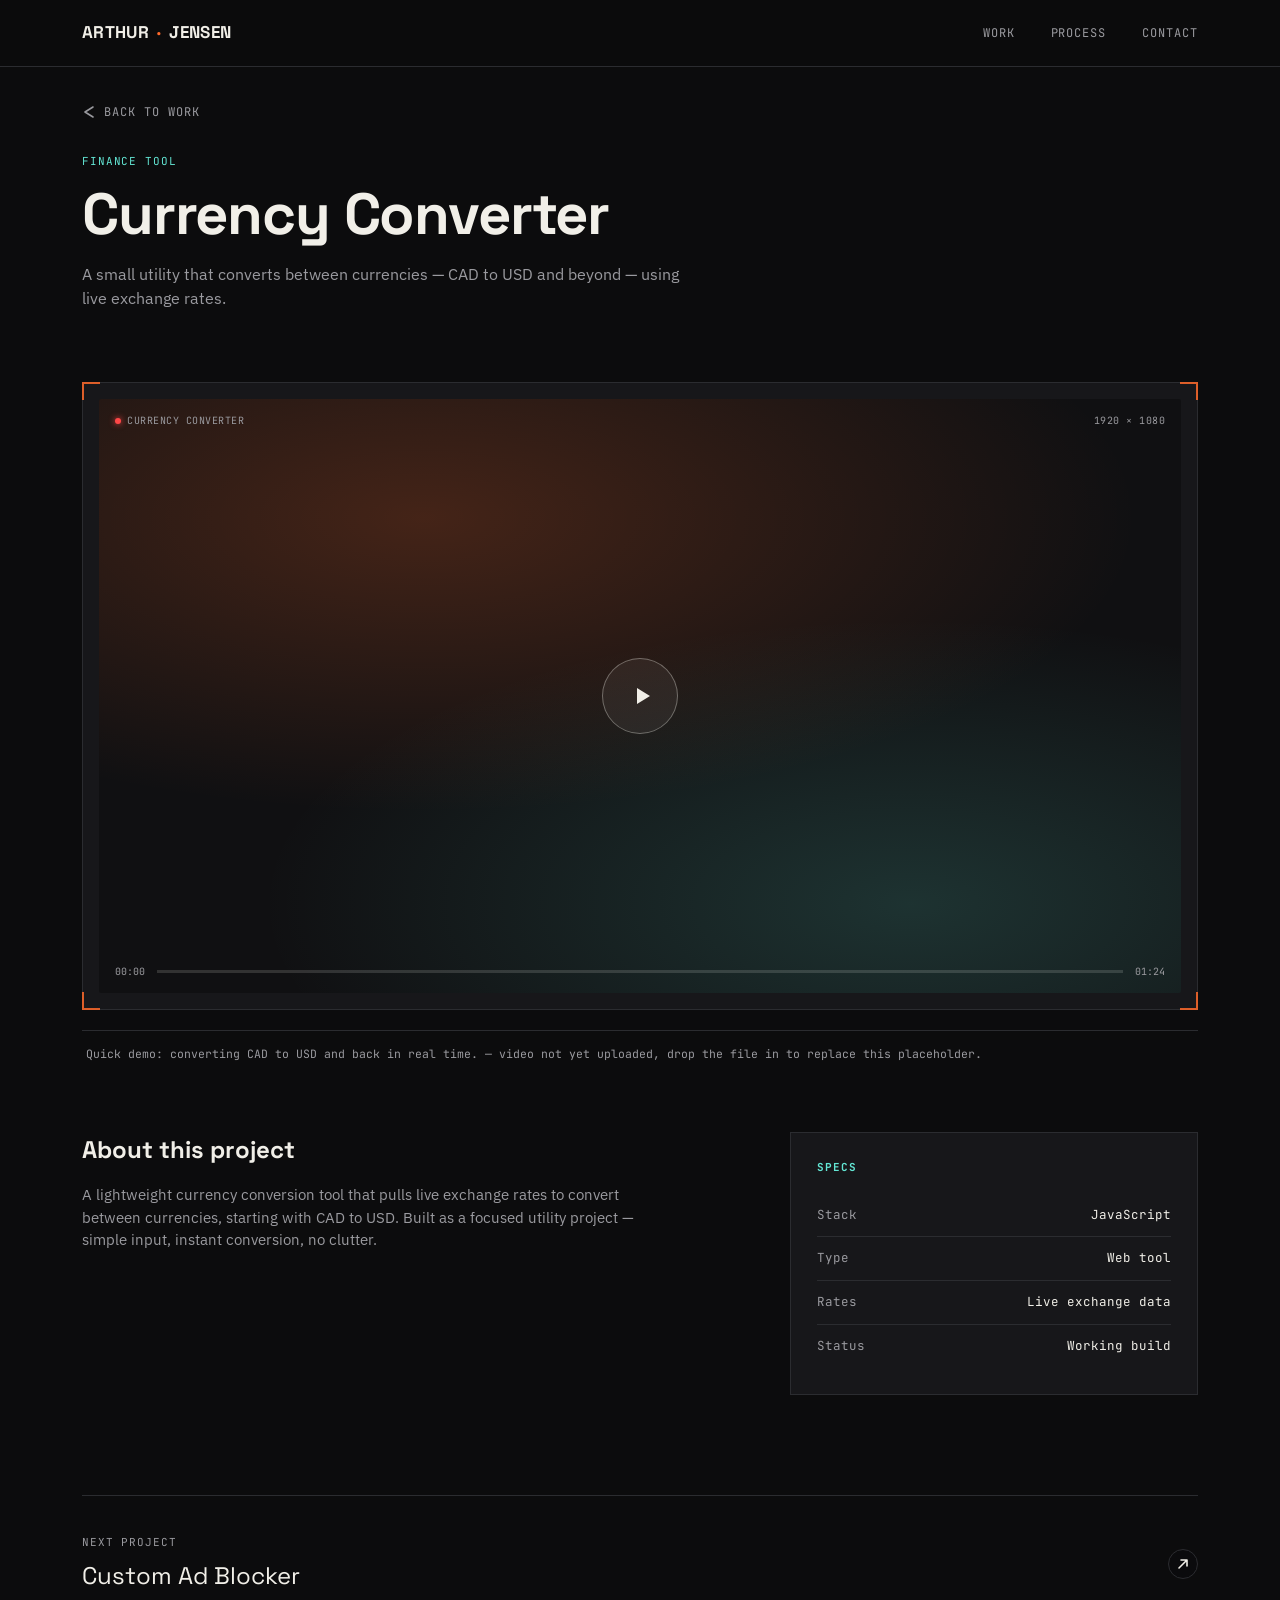
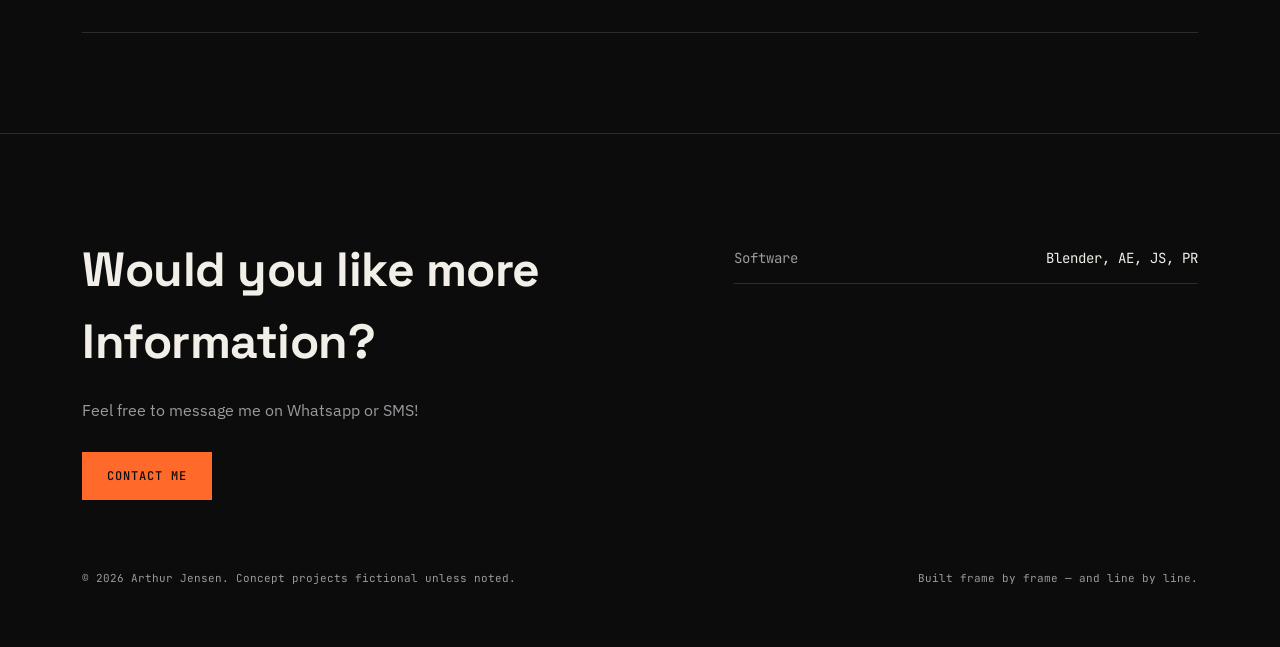
<file: currency.html>
<!DOCTYPE html>
<html lang="en">
<head>
<meta charset="UTF-8">
<meta name="viewport" content="width=device-width, initial-scale=1.0">
<title>Currency Converter — Arthur Jensen</title>
<link rel="preconnect" href="https://fonts.googleapis.com">
<link href="https://fonts.googleapis.com/css2?family=Space+Grotesk:wght@400;500;600;700&family=IBM+Plex+Sans:wght@400;500;600&family=JetBrains+Mono:wght@400;500&display=swap" rel="stylesheet">
<link rel="stylesheet" href="styles.css">
</head>
<body>

<header>
  <nav>
    <a href="index.html" class="logo">ARTHUR<span>·</span>JENSEN</a>
    <div class="navlinks">
      <a href="index.html#work">Work</a>
      <a href="index.html#process">Process</a>
      <a href="index.html#contact">Contact</a>
    </div>
  </nav>
</header>

<main class="wrap">
  <a class="back-link" href="index.html#work"><svg viewBox="0 0 14 14"><path d="M11 2 L3 7 L11 12" stroke="#9a9a9f" stroke-width="1.6" fill="none" stroke-linecap="round" stroke-linejoin="round"/></svg> Back to work</a>

  <div class="detail-head">
    <div class="card-tag">Finance tool</div>
    <h1>Currency Converter</h1>
    <p class="lede">A small utility that converts between currencies — CAD to USD and beyond — using live exchange rates.</p>
  </div>

  <!-- Video area: replace the .play-btn block below with a real <video> tag once footage is ready, e.g.
       <video controls poster="poster.jpg"><source src="currency.mp4" type="video/mp4"></video> -->
  <div class="hud video-frame">
    <div class="c2"></div>
    <div class="video-inner">
      <div class="hud-row">
        <span><span class="rec-dot"></span>CURRENCY CONVERTER</span>
        <span>1920 × 1080</span>
      </div>
      <div class="play-btn"><svg width="26" height="26" viewBox="0 0 26 26"><path d="M8 5 L21 13 L8 21 Z" fill="#f1efe8"/></svg></div>
      <div class="scrub-bar">
        <span>00:00</span>
        <div class="scrub-track"></div>
        <span>01:24</span>
      </div>
    </div>
  </div>
  <p class="video-caption">Quick demo: converting CAD to USD and back in real time. — video not yet uploaded, drop the file in to replace this placeholder.</p>

  <div class="detail-grid">
    <div class="detail-body">
      <h2>About this project</h2>
      <p>A lightweight currency conversion tool that pulls live exchange rates to convert between currencies, starting with CAD to USD. Built as a focused utility project — simple input, instant conversion, no clutter.</p>
    </div>
    <div class="spec-panel">
      <h3>Specs</h3>
      <ul class="spec-list">
          <li><span>Stack</span><span>JavaScript</span></li>
          <li><span>Type</span><span>Web tool</span></li>
          <li><span>Rates</span><span>Live exchange data</span></li>
          <li><span>Status</span><span>Working build</span></li>
      </ul>
    </div>
  </div>

  <a class="next-project" href="adblocker.html">
    <div>
      <div class="label">Next project</div>
      <div class="title">Custom Ad Blocker</div>
    </div>
    <div class="card-arrow" style="position:static;"><svg width="14" height="14" viewBox="0 0 14 14"><path d="M3 11 L11 3 M5 3 H11 V9" stroke="#f1efe8" stroke-width="1.6" fill="none" stroke-linecap="round" stroke-linejoin="round"/></svg></div>
  </a>
</main>


<footer id="contact">
  <div class="wrap contact-grid">
    <div>
      <h2>Would you like more<br>Information?</h2>
      <p>Feel free to message me on Whatsapp or SMS!</p>
      <a href="https://linktr.ee/arthurwjensen" class="btn btn-primary">Contact Me</a>
    </div>
    <ul class="contact-list">
      <li><span>Software</span><span>Blender, AE, JS, PR</span></li>
    </ul>
  </div>
  <div class="wrap foot-bottom">
    <span>© 2026 Arthur Jensen. Concept projects fictional unless noted.</span>
    <span>Built frame by frame — and line by line.</span>
  </div>
</footer>

</body>
</html>
</file>
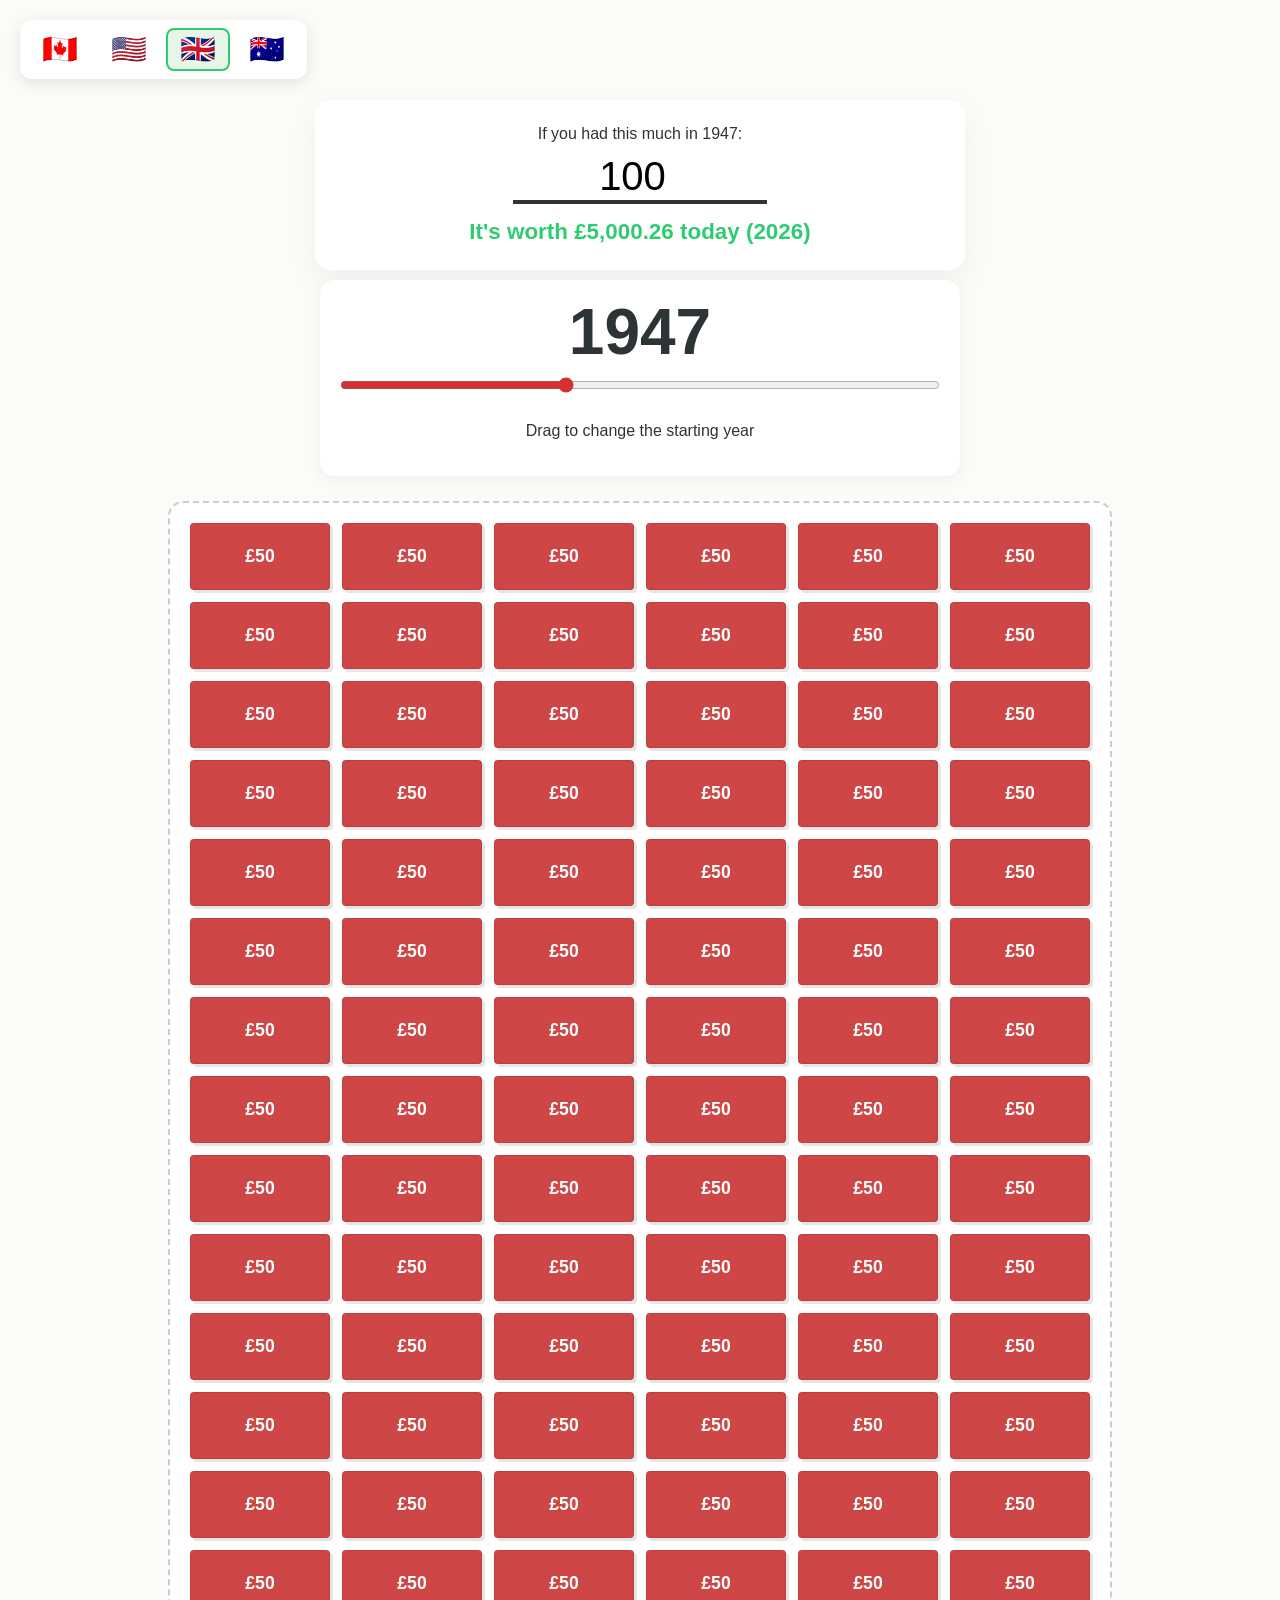
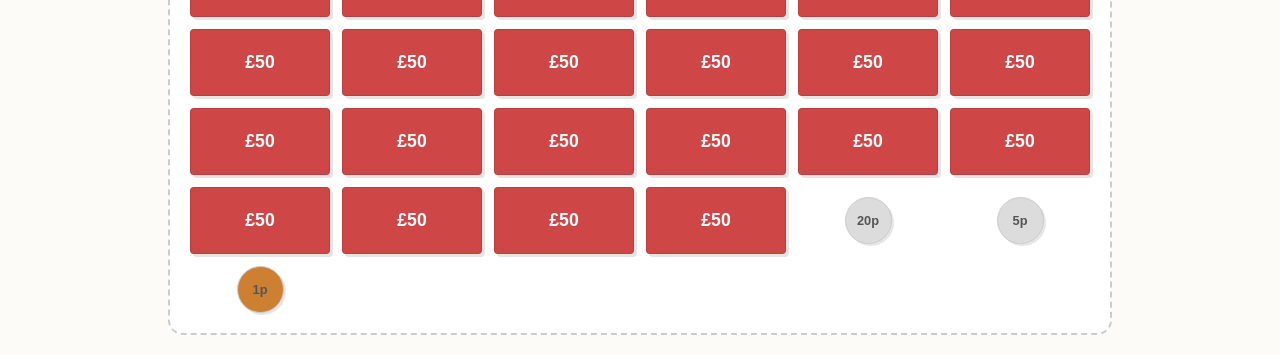
<file: currencycalculator.html>
<!DOCTYPE html>
<html lang="en">
<head>
    <meta charset="UTF-8">
    <meta name="viewport" content="width=device-width, initial-scale=1.0">
    <title>Global Wealth Machine - Precision Build</title>
    <style>
        :root {
            --cad-100: #a48f6c; --cad-50: #a46c6c; --cad-20: #6ca478; --cad-10: #9a6ca4; --cad-5: #0077B5;
            --usd-green: #35654d; --usd-dark: #1b3022;
            --gbp-50: #cf4647; --gbp-20: #8c6b9f; --gbp-10: #d68939; --gbp-5: #008f9c;
            --aud-100: #5b9e4d; --aud-50: #e8c642; --aud-20: #cf4f36; --aud-10: #4a8bb8; --aud-5: #ba6e94;
            --coin-silver: #dcdcdc; --coin-gold: #d6c175; --coin-bronze: #cd7f32; --dark: #2d3436;
        }
        body { font-family: 'Segoe UI', sans-serif; background: #fdfbf7; display: flex; flex-direction: column; align-items: center; padding: 20px; color: var(--dark); margin: 0; min-height: 100vh; }
        .corner-controls { position: fixed; top: 20px; left: 20px; background: white; padding: 8px; border-radius: 12px; box-shadow: 0 4px 15px rgba(0,0,0,0.1); display: flex; gap: 5px; z-index: 100; }
        .flag-btn { font-size: 1.8rem; cursor: pointer; padding: 5px 12px; border-radius: 8px; border: 2px solid transparent; background: none; transition: all 0.2s ease; line-height: 1; }
        .flag-btn.active { border-color: #2ecc71; background: #e8f5e9; }
        
        .header-box { background: white; padding: 25px; border-radius: 15px; box-shadow: 0 10px 30px rgba(0,0,0,0.05); text-align: center; margin-bottom: 10px; width: 100%; max-width: 600px; margin-top: 80px; }
        input#inputAmount { font-size: 2.5rem; width: 250px; text-align: center; border: none; border-bottom: 4px solid var(--dark); margin: 10px 0; outline: none; background: transparent; }
        .result-label { font-size: 1.4rem; font-weight: bold; color: #2ecc71; margin-top: 5px; }
        
        /* Slider Section */
        .controls { width: 90%; max-width: 600px; margin-bottom: 25px; text-align: center; background: white; padding: 20px; border-radius: 15px; box-shadow: 0 4px 15px rgba(0,0,0,0.05); }
        .year-title { font-size: 4rem; font-weight: 900; margin: 0; line-height: 1; color: var(--dark); }
        input[type="range"] { width: 100%; height: 12px; accent-color: #d63031; cursor: pointer; margin: 15px 0; }

        .money-grid { display: grid; grid-template-columns: repeat(auto-fill, minmax(130px, 1fr)); gap: 12px; width: 90%; max-width: 900px; padding: 20px; background: #fff; border: 2px dashed #ccc; border-radius: 15px; min-height: 200px; }
        .bill { height: 65px; border-radius: 4px; display: flex; justify-content: center; align-items: center; color: white; font-weight: bold; box-shadow: 3px 3px 0px rgba(0,0,0,0.1); border: 1px solid rgba(0,0,0,0.1); font-size: 1.1rem; position: relative; transition: transform 0.2s cubic-bezier(0.175, 0.885, 0.32, 1.275); }
        
        .usa { background: var(--usd-green); border: 1px solid var(--usd-dark); }
        .can.b100 { background: var(--cad-100); } .can.b50 { background: var(--cad-50); } .can.b20 { background: var(--cad-20); } .can.b10 { background: var(--cad-10); } .can.b5 { background: var(--cad-5); }
        .gbp.b50 { background: var(--gbp-50); } .gbp.b20 { background: var(--gbp-20); } .gbp.b10 { background: var(--gbp-10); } .gbp.b5 { background: var(--gbp-5); }
        .aud.b100 { background: var(--aud-100); } .aud.b50 { background: var(--aud-50); } .aud.b20 { background: var(--aud-20); } .aud.b10 { background: var(--aud-10); } .aud.b5 { background: var(--aud-5); }
        .coin { width: 45px; height: 45px; border-radius: 50%; display: flex; justify-content: center; align-items: center; font-size: 0.8rem; font-weight: bold; color: #555; box-shadow: 2px 2px 0px rgba(0,0,0,0.1); border: 1px solid #ccc; background: var(--coin-silver); margin: auto; }
    </style>
</head>
<body>

    <div class="corner-controls">
        <button class="flag-btn" onclick="setCountry('CAD', this)">🇨🇦</button>
        <button class="flag-btn" onclick="setCountry('USD', this)">🇺🇸</button>
        <button class="flag-btn active" onclick="setCountry('GBP', this)">🇬🇧</button>
        <button class="flag-btn" onclick="setCountry('AUD', this)">🇦🇺</button>
    </div>

    <div class="header-box">
        <div>If you had this much in <span id="label-year">1947</span>:</div>
        <input type="number" id="inputAmount" value="100">
        <div class="result-label">It's worth <span id="total-span">£5,000.26</span> today (2026)</div>
    </div>

    <div class="controls">
        <p class="year-title" id="year-display">1947</p>
        <input type="range" id="year-slider" min="1900" max="2026" value="1947">
        <p>Drag to change the starting year</p>
    </div>

    <div class="money-grid" id="money-grid"></div>

    <script>
        let currentCountry = 'GBP'; 

        const data = {
            GBP: {
                symbol: '£', class: 'gbp', denoms: [50, 20, 10, 5],
                coins: [{v:2, n:'£2', c:'gold'}, {v:1, n:'£1', c:'gold'}, {v:0.5, n:'50p'}, {v:0.2, n:'20p'}, {v:0.1, n:'10p'}, {v:0.05, n:'5p'}, {v:0.01, n:'1p', c:'bronze'}],
                // HIGH DENSITY RPI DATA POINTS
                cpi: { 
                    1900: 38.2, 1910: 41.1, 1920: 112.5, 1930: 71.4, 1940: 78.5, 
                    1947: 100.0, 1950: 112.8, 1952: 136.0, 1955: 147.1, 1960: 168.4, 
                    1965: 202.2, 1967: 215.57, 1969: 237.71, 1970: 252.8, 1980: 955.2, 
                    1990: 1722.5, 2000: 2322.4, 2010: 3201.2, 2020: 4210.5, 2026: 5000.26 
                }
            },
            AUD: {
                symbol: '$', class: 'aud', denoms: [100, 50, 20, 10, 5],
                coins: [{v:2, n:'$2', c:'gold'}, {v:1, n:'$1', c:'gold'}, {v:0.50, n:'50c'}, {v:0.20, n:'20c'}, {v:0.10, n:'10c'}, {v:0.05, n:'5c'}],
                // HIGH DENSITY CPI DATA POINTS
                cpi: { 
                    1900: 42.0, 1910: 50.1, 1920: 85.0, 1930: 75.0, 1940: 82.5, 
                    1947: 100.0, 1950: 125.4, 1960: 285.4, 1966: 450.2, 1970: 550.8, 
                    1980: 1500.4, 1990: 2500.1, 2000: 2800.5, 2010: 3500.2, 2026: 4091.18 
                }
            },
            USD: {
                symbol: '$', class: 'usa', denoms: [100, 50, 20, 10, 5, 2, 1],
                coins: [{v:0.25, n:'25¢'}, {v:0.10, n:'10¢'}, {v:0.05, n:'5¢'}, {v:0.01, n:'1¢', c:'bronze'}],
                cpi: { 
                    1900: 7.9, 1913: 9.9, 1920: 20.0, 1930: 16.7, 1940: 14.0, 
                    1947: 22.3, 1950: 24.1, 1960: 29.6, 1970: 38.8, 1980: 82.4, 
                    1990: 130.7, 2000: 172.2, 2010: 218.1, 2020: 258.8, 2026: 324.5 
                }
            },
            CAD: {
                symbol: '$', class: 'can', denoms: [100, 50, 20, 10, 5],
                coins: [{v:2, n:'$2', c:'gold'}, {v:1, n:'$1', c:'gold'}, {v:0.25, n:'25¢'}, {v:0.10, n:'10¢'}, {v:0.05, n:'5¢'}, {v:0.01, n:'1¢', c:'bronze'}],
                cpi: { 
                    1900: 7.5, 1914: 10.0, 1920: 18.5, 1930: 15.1, 1940: 13.5, 
                    1947: 17.2, 1950: 20.1, 1960: 27.2, 1970: 37.4, 1980: 82.3, 
                    1990: 144.1, 2000: 184.2, 2010: 231.2, 2020: 284.5, 2026: 345.8 
                }
            }
        };

        function generateMap(obj) {
            const years = Object.keys(obj).map(Number).sort((a,b) => a-b);
            const fullMap = {};
            for(let i=0; i < years.length - 1; i++) {
                let sY = years[i], eY = years[i+1], sV = obj[sY], eV = obj[eY];
                for(let y=sY; y < eY; y++) {
                    fullMap[y] = sV + (eV - sV) * ((y - sY) / (eY - sY));
                }
            }
            fullMap[years[years.length-1]] = obj[years[years.length-1]];
            return fullMap;
        }

        Object.keys(data).forEach(k => data[k].cpi = generateMap(data[k].cpi));

        function setCountry(code, el) {
            currentCountry = code;
            document.querySelectorAll('.flag-btn').forEach(b => b.classList.remove('active'));
            el.classList.add('active');
            update();
        }

        const slider = document.getElementById('year-slider');
        const amountIn = document.getElementById('inputAmount');
        const grid = document.getElementById('money-grid');

        function update() {
            const year = parseInt(slider.value);
            const cur = data[currentCountry];
            const startAmt = parseFloat(amountIn.value) || 0;
            const worth = startAmt * (cur.cpi[2026] / (cur.cpi[year] || cur.cpi[1900]));

            document.getElementById('year-display').innerText = year;
            document.getElementById('label-year').innerText = year;
            document.getElementById('total-span').innerText = cur.symbol + worth.toLocaleString(undefined, {minimumFractionDigits: 2, maximumFractionDigits: 2});

            grid.innerHTML = '';
            let rem = worth, count = 0;
            cur.denoms.forEach(d => {
                while(rem >= d && count < 100) {
                    const el = document.createElement('div');
                    el.className = `bill ${cur.class} b${d}`;
                    el.innerHTML = `<span>${cur.symbol}${d}</span>`;
                    grid.appendChild(el);
                    rem -= d; count++;
                }
            });
            cur.coins.forEach(c => {
                while(rem >= c.v - 0.005 && count < 150) {
                    const el = document.createElement('div');
                    el.className = `coin`;
                    if(c.c === 'gold') el.style.background = 'var(--coin-gold)';
                    if(c.c === 'bronze') el.style.background = 'var(--coin-bronze)';
                    el.innerHTML = `<span>${c.n}</span>`;
                    grid.appendChild(el);
                    rem -= c.v; count++;
                }
            });
        }

        slider.addEventListener('input', update);
        amountIn.addEventListener('input', update);
        update();
    </script>
</body>
</html>
</file>
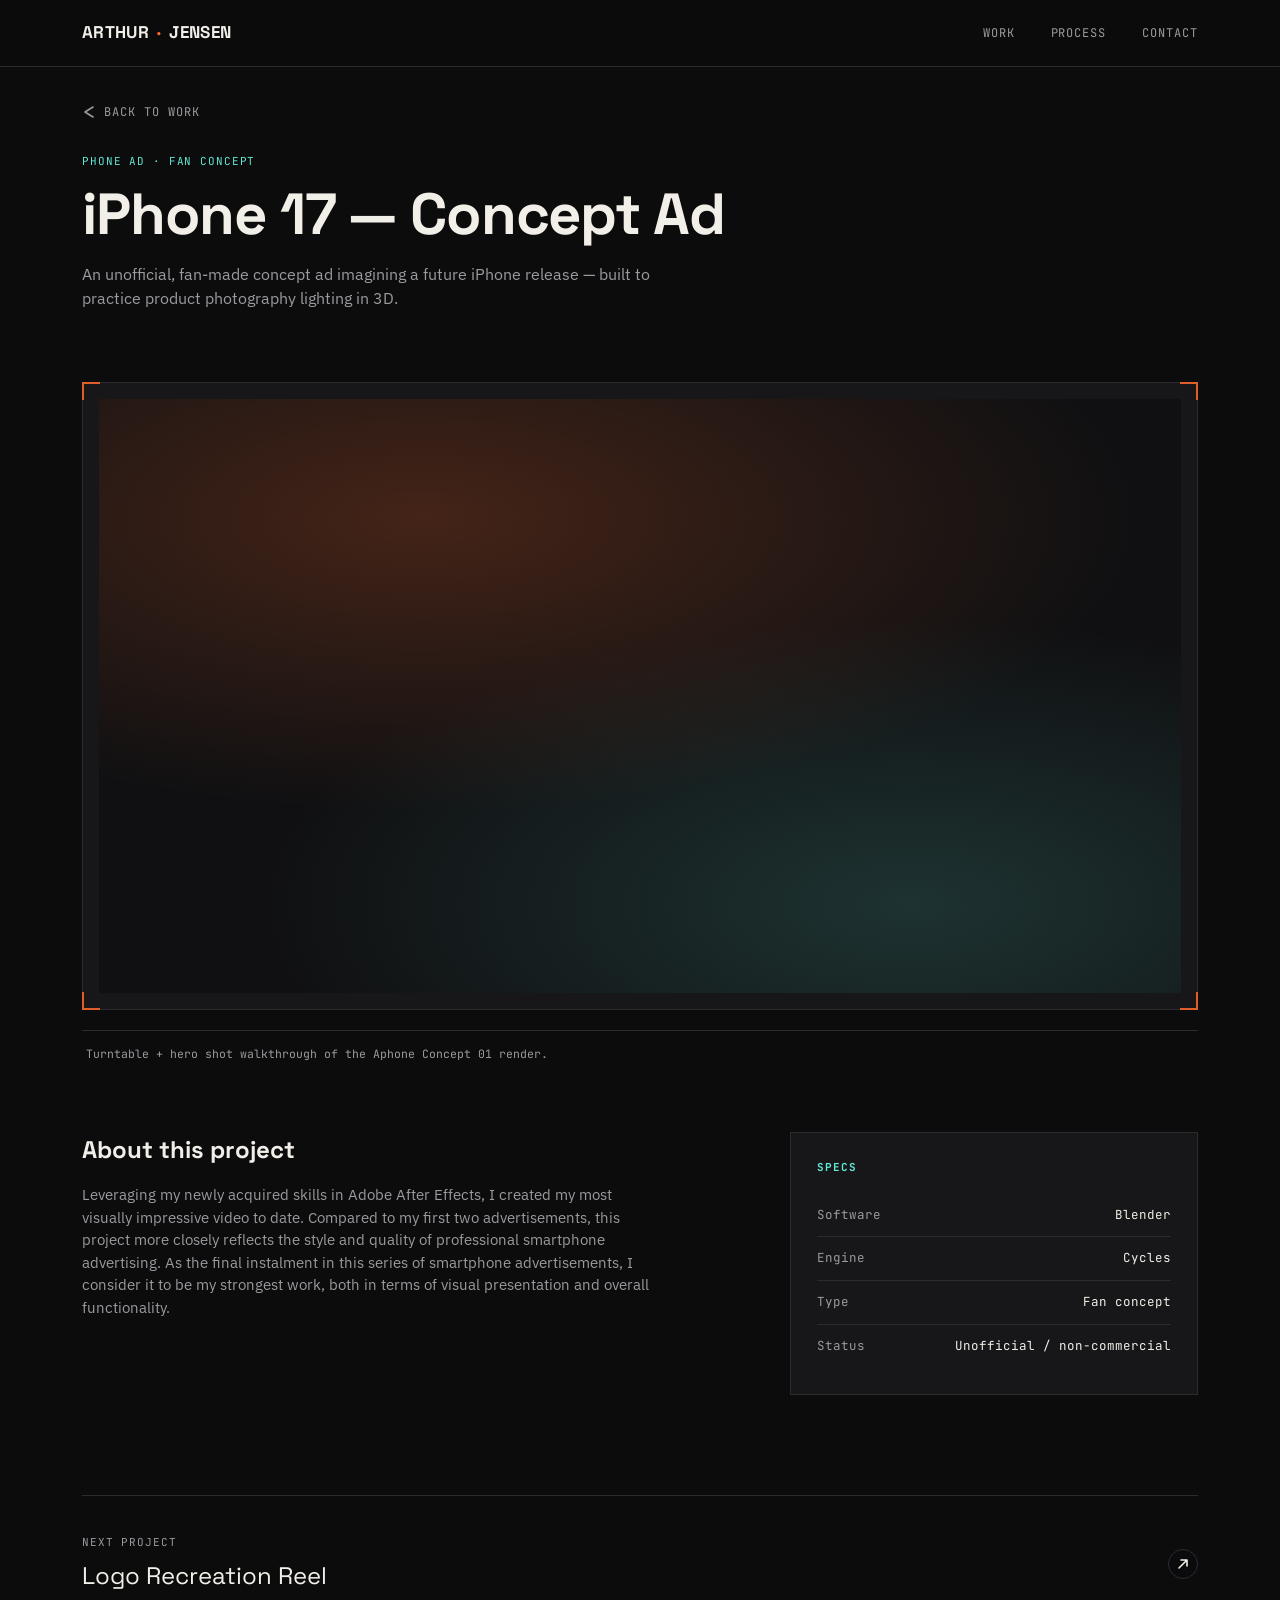
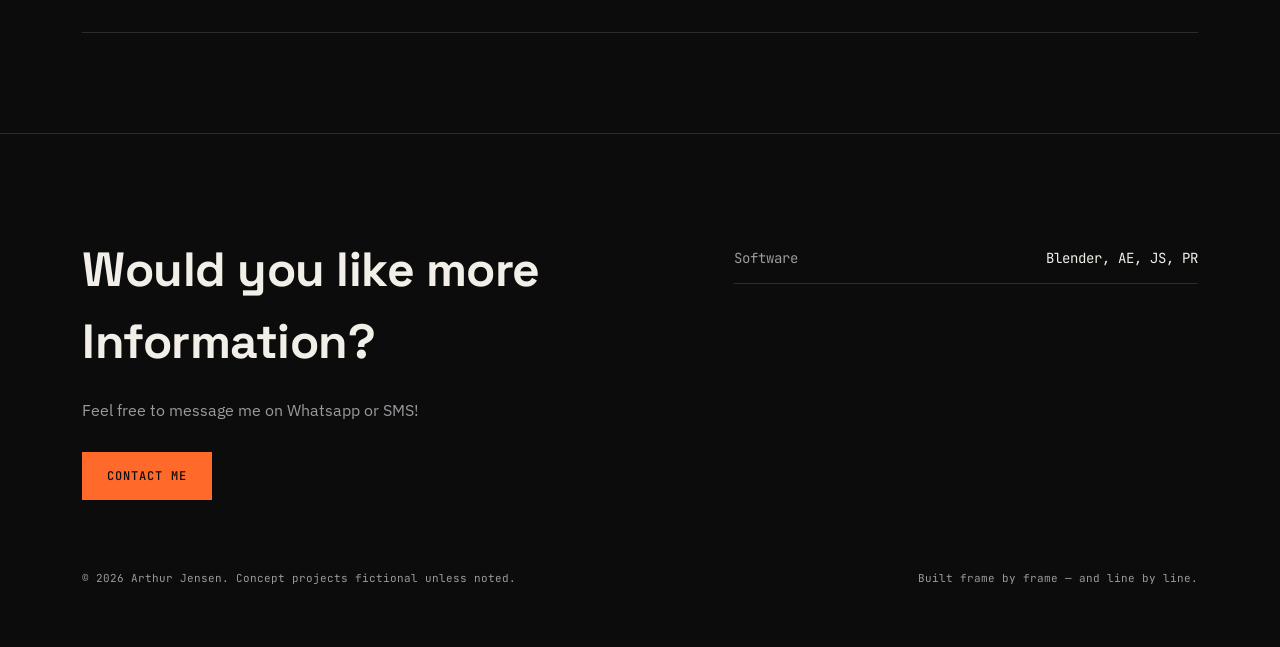
<file: iphone17.html>
<!DOCTYPE html>
<html lang="en">
<head>
<meta charset="UTF-8">
<meta name="viewport" content="width=device-width, initial-scale=1.0">
<title>iPhone 17 — Concept Ad — Arthur Jensen</title>
<link rel="preconnect" href="https://fonts.googleapis.com">
<link href="https://fonts.googleapis.com/css2?family=Space+Grotesk:wght@400;500;600;700&family=IBM+Plex+Sans:wght@400;500;600&family=JetBrains+Mono:wght@400;500&display=swap" rel="stylesheet">
<link rel="stylesheet" href="styles.css">
</head>
<body>

<header>
  <nav>
    <a href="index.html" class="logo">ARTHUR<span>·</span>JENSEN</a>
    <div class="navlinks">
      <a href="index.html#work">Work</a>
      <a href="index.html#process">Process</a>
      <a href="index.html#contact">Contact</a>
    </div>
  </nav>
</header>

<main class="wrap">
  <a class="back-link" href="index.html#work"><svg viewBox="0 0 14 14"><path d="M11 2 L3 7 L11 12" stroke="#9a9a9f" stroke-width="1.6" fill="none" stroke-linecap="round" stroke-linejoin="round"/></svg> Back to work</a>

  <div class="detail-head">
    <div class="card-tag">Phone ad · fan concept</div>
    <h1>iPhone 17 — Concept Ad</h1>
    <p class="lede">An unofficial, fan-made concept ad imagining a future iPhone release — built to practice product photography lighting in 3D.</p>
  </div>


  <!-- VIDEO: embedded from Vimeo. To swap to a different Vimeo video, just change
       the numeric ID in the iframe's src URL below. -->
  <div class="hud video-frame">
    <div class="c2"></div>
    <div class="video-inner">
      <iframe src="https://player.vimeo.com/video/1158676697?badge=0&amp;autopause=0&amp;player_id=0&amp;app_id=58479"
        style="position:absolute;top:0;left:0;width:100%;height:100%;border:0;"
        frameborder="0"
        allow="autoplay; fullscreen; picture-in-picture; clipboard-write; encrypted-media; web-share"
        referrerpolicy="strict-origin-when-cross-origin"
        title="APHONE AD"></iframe>
    </div>
  </div>
  <script src="https://player.vimeo.com/api/player.js"></script>
  <p class="video-caption">Turntable + hero shot walkthrough of the Aphone Concept 01 render.</p>

  <div class="detail-grid">
    <div class="detail-body">
      <h2>About this project</h2>
      <p>Leveraging my newly acquired skills in Adobe After Effects, I created my most visually impressive video to date. Compared to my first two advertisements, this project more closely reflects the style and quality of professional smartphone advertising. As the final instalment in this series of smartphone advertisements, I consider it to be my strongest work, both in terms of visual presentation and overall functionality.
 <p>
    </div>
    <div class="spec-panel">
      <h3>Specs</h3>
      <ul class="spec-list">
          <li><span>Software</span><span>Blender</span></li>
          <li><span>Engine</span><span>Cycles</span></li>
          <li><span>Type</span><span>Fan concept</span></li>
          <li><span>Status</span><span>Unofficial / non-commercial</span></li>
      </ul>
    </div>
  </div>

  <a class="next-project" href="logos.html">
    <div>
      <div class="label">Next project</div>
      <div class="title">Logo Recreation Reel</div>
    </div>
    <div class="card-arrow" style="position:static;"><svg width="14" height="14" viewBox="0 0 14 14"><path d="M3 11 L11 3 M5 3 H11 V9" stroke="#f1efe8" stroke-width="1.6" fill="none" stroke-linecap="round" stroke-linejoin="round"/></svg></div>
  </a>
</main>

<footer id="contact">
  <div class="wrap contact-grid">
    <div>
      <h2>Would you like more<br>Information?</h2>
      <p>Feel free to message me on Whatsapp or SMS!</p>
      <a href="https://linktr.ee/arthurwjensen" class="btn btn-primary">Contact Me</a>
    </div>
    <ul class="contact-list">
      <li><span>Software</span><span>Blender, AE, JS, PR</span></li>
    </ul>
  </div>
  <div class="wrap foot-bottom">
    <span>© 2026 Arthur Jensen. Concept projects fictional unless noted.</span>
    <span>Built frame by frame — and line by line.</span>
  </div>
</footer>

</body>
</html>
</file>
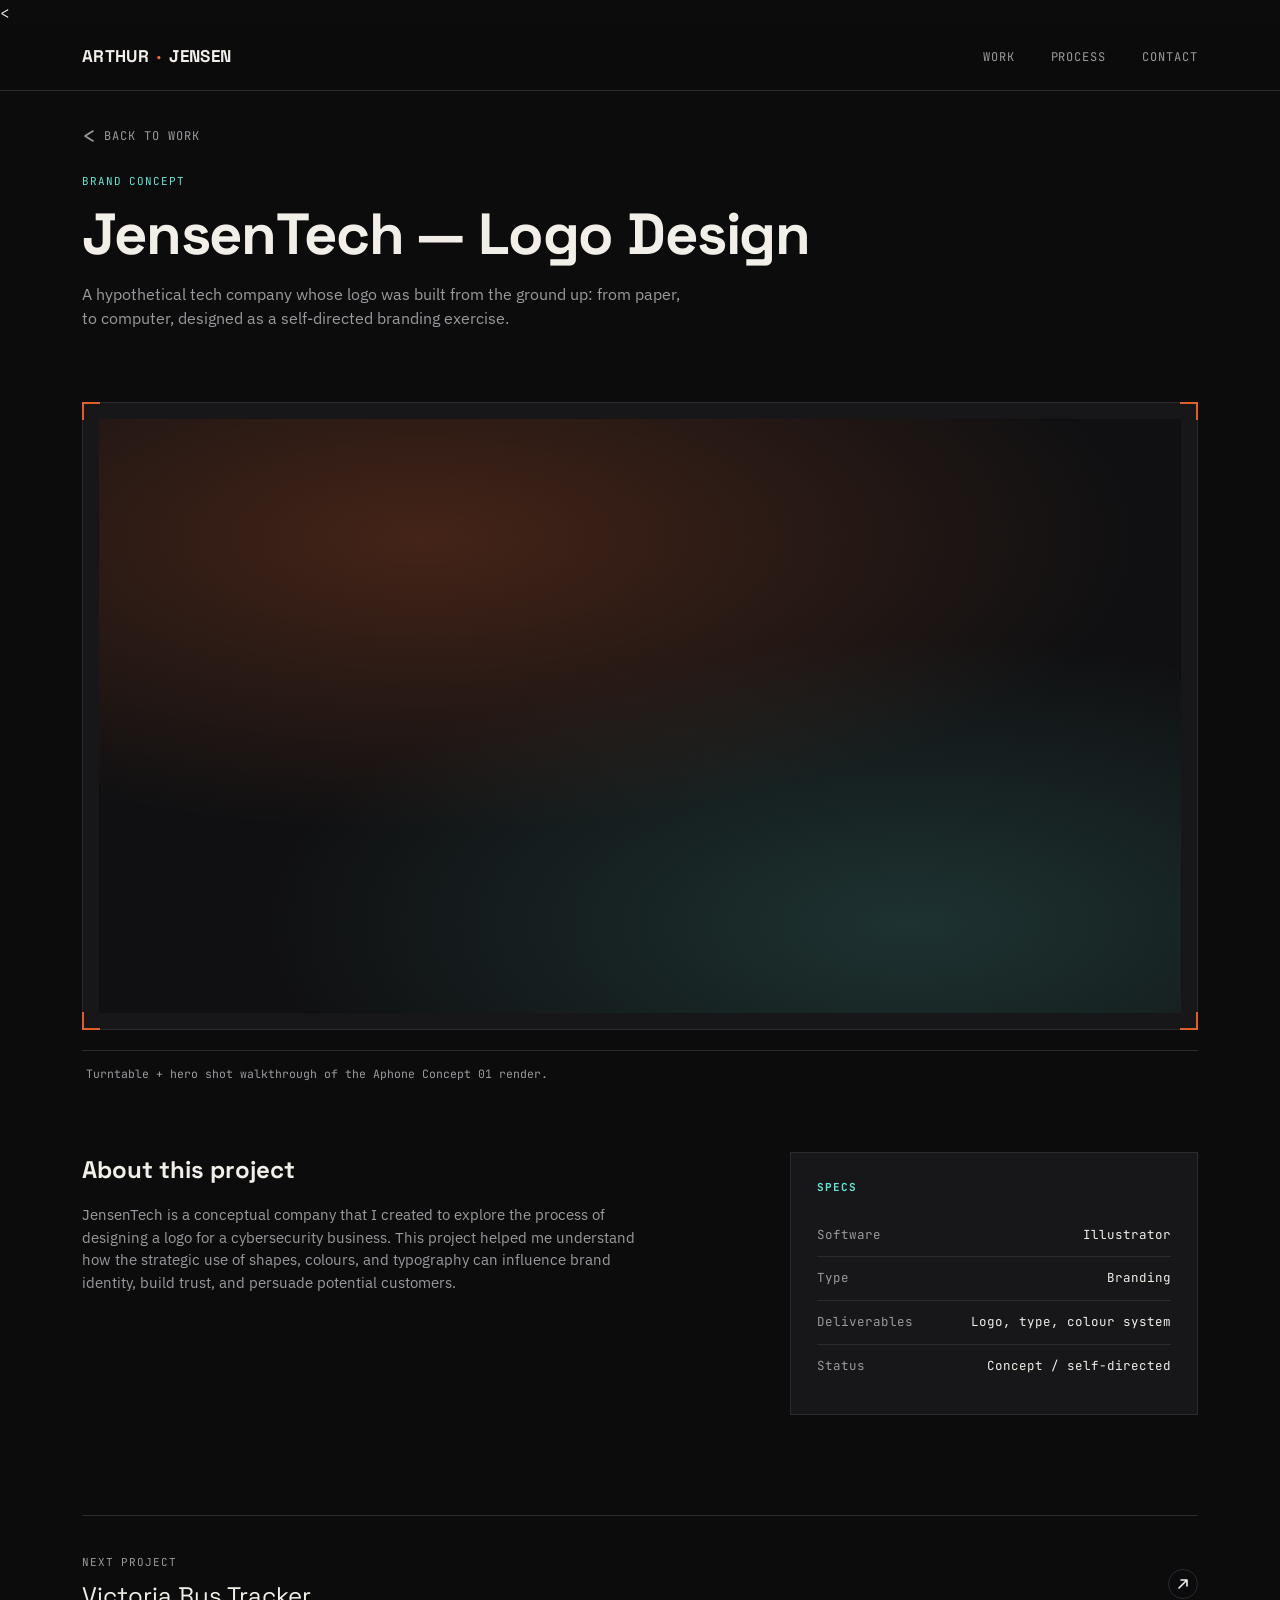
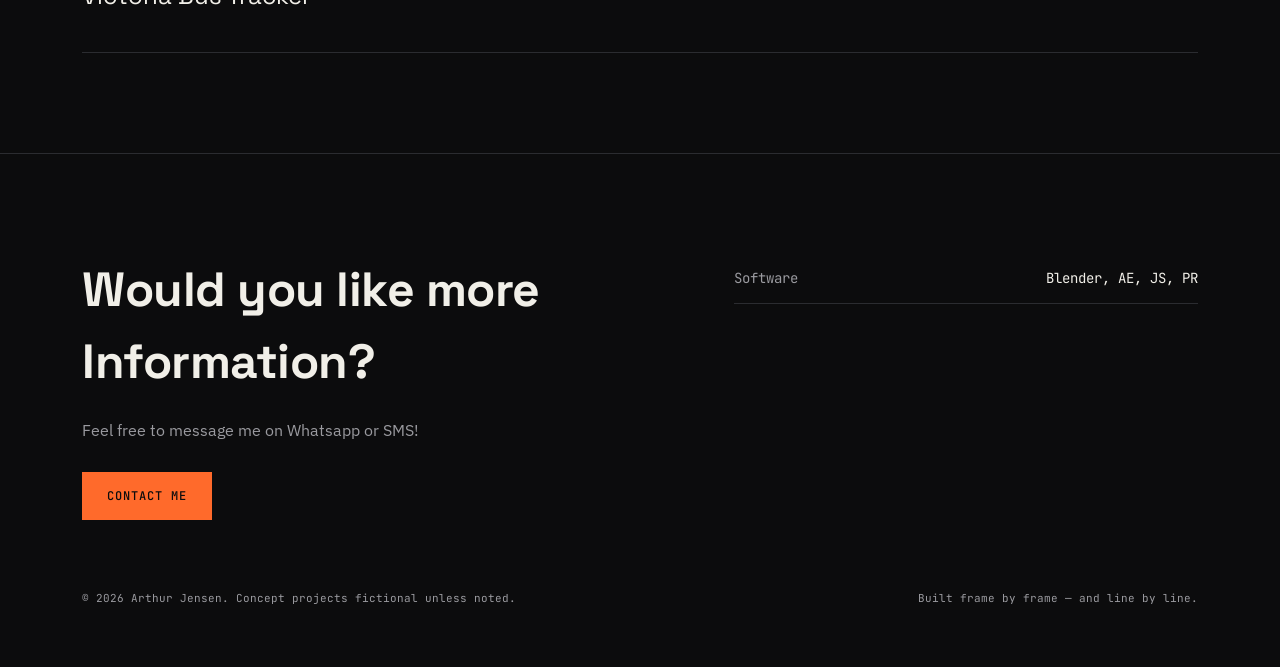
<file: jensentech.html>
<<!DOCTYPE html>
<html lang="en">
<head>
<meta charset="UTF-8">
<meta name="viewport" content="width=device-width, initial-scale=1.0">
<title>JensenTech — Brand Identity — Arthur Jensen</title>
<link rel="preconnect" href="https://fonts.googleapis.com">
<link href="https://fonts.googleapis.com/css2?family=Space+Grotesk:wght@400;500;600;700&family=IBM+Plex+Sans:wght@400;500;600&family=JetBrains+Mono:wght@400;500&display=swap" rel="stylesheet">
<link rel="stylesheet" href="styles.css">
</head>
<body>

<header>
  <nav>
    <a href="index.html" class="logo">ARTHUR<span>·</span>JENSEN</a>
    <div class="navlinks">
      <a href="index.html#work">Work</a>
      <a href="index.html#process">Process</a>
      <a href="index.html#contact">Contact</a>
    </div>
  </nav>
</header>

<main class="wrap">
  <a class="back-link" href="index.html#work"><svg viewBox="0 0 14 14"><path d="M11 2 L3 7 L11 12" stroke="#9a9a9f" stroke-width="1.6" fill="none" stroke-linecap="round" stroke-linejoin="round"/></svg> Back to work</a>

  <div class="detail-head">
    <div class="card-tag">Brand concept</div>
    <h1>JensenTech — Logo Design</h1>
    <p class="lede">A hypothetical tech company whose logo was built from the ground up: from paper, to computer, designed as a self-directed branding exercise.</p>
  </div>

  <!-- VIDEO: embedded from Vimeo. To swap to a different Vimeo video, just change
       the numeric ID in the iframe's src URL below. -->
  <div class="hud video-frame">
    <div class="c2"></div>
    <div class="video-inner">
      <iframe src="https://player.vimeo.com/video/1151430647?badge=0&amp;autopause=0&amp;player_id=0&amp;app_id=58479"
        style="position:absolute;top:0;left:0;width:100%;height:100%;border:0;"
        frameborder="0"
        allow="autoplay; fullscreen; picture-in-picture; clipboard-write; encrypted-media; web-share"
        referrerpolicy="strict-origin-when-cross-origin"
        title="APHONE AD"></iframe>
    </div>
  </div>
  <script src="https://player.vimeo.com/api/player.js"></script>
  <p class="video-caption">Turntable + hero shot walkthrough of the Aphone Concept 01 render.</p>

  <div class="detail-grid">
    <div class="detail-body">
      <h2>About this project</h2>
      <p>JensenTech is a conceptual company that I created to explore the process of designing a logo for a cybersecurity business. This project helped me understand how the strategic use of shapes, colours, and typography can influence brand identity, build trust, and persuade potential customers.</p>
    </div>
    <div class="spec-panel">
      <h3>Specs</h3>
      <ul class="spec-list">
          <li><span>Software</span><span>Illustrator</span></li>
          <li><span>Type</span><span>Branding</span></li>
          <li><span>Deliverables</span><span>Logo, type, colour system</span></li>
          <li><span>Status</span><span>Concept / self-directed</span></li>
      </ul>
    </div>
  </div>

  <a class="next-project" href="busapp.html">
    <div>
      <div class="label">Next project</div>
      <div class="title">Victoria Bus Tracker</div>
    </div>
    <div class="card-arrow" style="position:static;"><svg width="14" height="14" viewBox="0 0 14 14"><path d="M3 11 L11 3 M5 3 H11 V9" stroke="#f1efe8" stroke-width="1.6" fill="none" stroke-linecap="round" stroke-linejoin="round"/></svg></div>
  </a>
</main>


<footer id="contact">
  <div class="wrap contact-grid">
    <div>
      <h2>Would you like more<br>Information?</h2>
      <p>Feel free to message me on Whatsapp or SMS!</p>
      <a href="https://linktr.ee/arthurwjensen" class="btn btn-primary">Contact Me</a>
    </div>
    <ul class="contact-list">
      <li><span>Software</span><span>Blender, AE, JS, PR</span></li>
    </ul>
  </div>
  <div class="wrap foot-bottom">
    <span>© 2026 Arthur Jensen. Concept projects fictional unless noted.</span>
    <span>Built frame by frame — and line by line.</span>
  </div>
</footer>

</body>
</html>
</file>
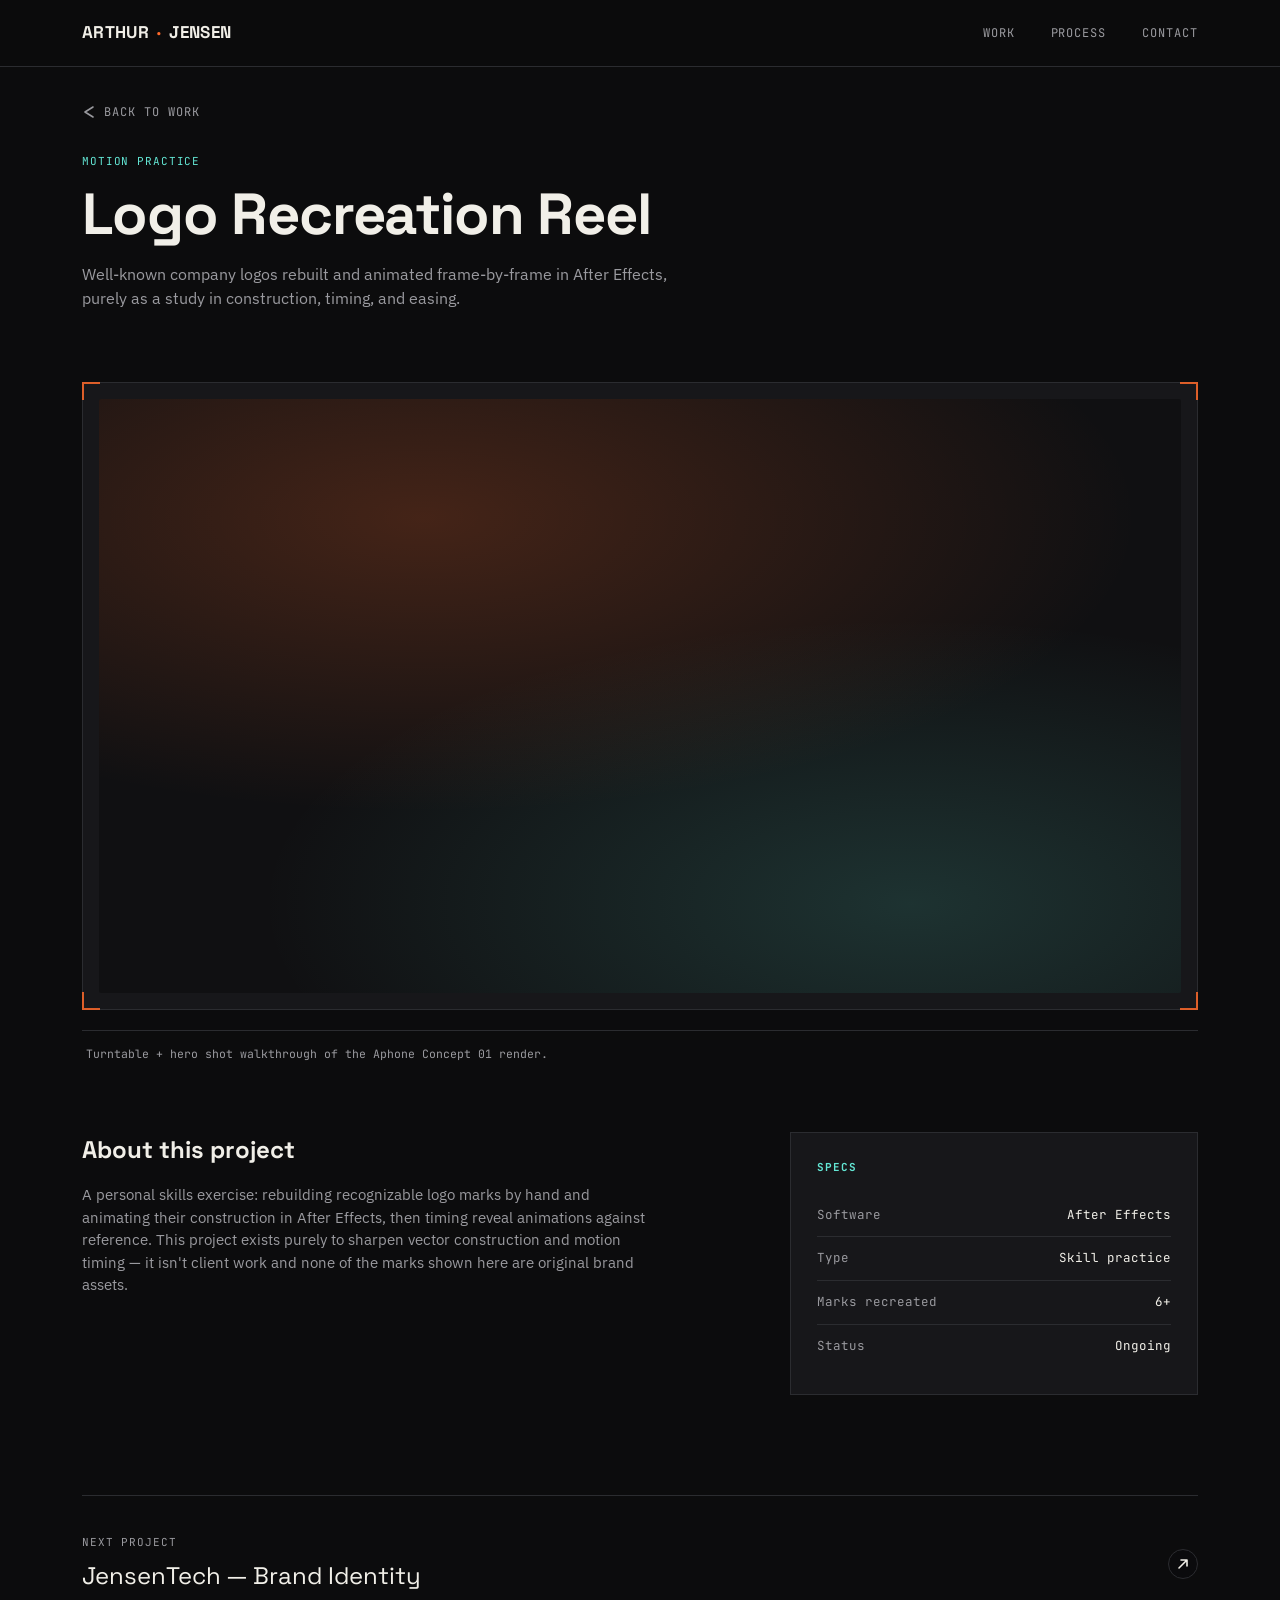
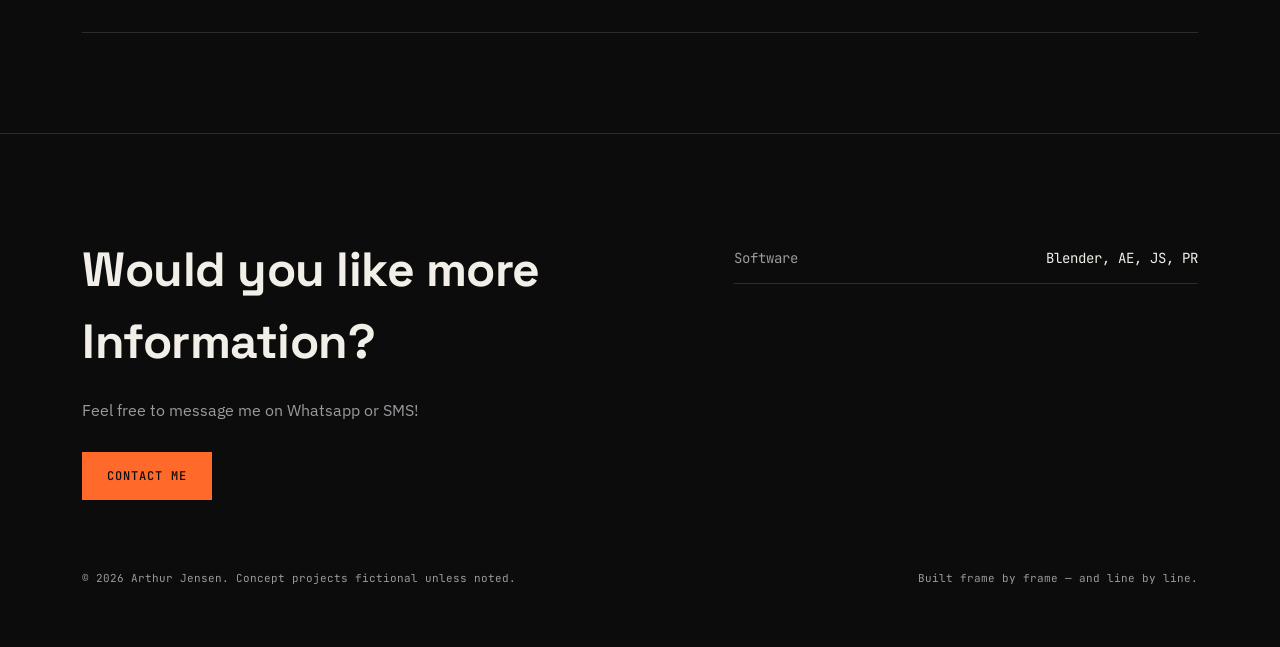
<file: logos.html>
<!DOCTYPE html>
<html lang="en">
<head>
<meta charset="UTF-8">
<meta name="viewport" content="width=device-width, initial-scale=1.0">
<title>Logo Recreation Reel — Arthur Jensen</title>
<link rel="preconnect" href="https://fonts.googleapis.com">
<link href="https://fonts.googleapis.com/css2?family=Space+Grotesk:wght@400;500;600;700&family=IBM+Plex+Sans:wght@400;500;600&family=JetBrains+Mono:wght@400;500&display=swap" rel="stylesheet">
<link rel="stylesheet" href="styles.css">
</head>
<body>

<header>
  <nav>
    <a href="index.html" class="logo">ARTHUR<span>·</span>JENSEN</a>
    <div class="navlinks">
      <a href="index.html#work">Work</a>
      <a href="index.html#process">Process</a>
      <a href="index.html#contact">Contact</a>
    </div>
  </nav>
</header>

<main class="wrap">
  <a class="back-link" href="index.html#work"><svg viewBox="0 0 14 14"><path d="M11 2 L3 7 L11 12" stroke="#9a9a9f" stroke-width="1.6" fill="none" stroke-linecap="round" stroke-linejoin="round"/></svg> Back to work</a>

  <div class="detail-head">
    <div class="card-tag">Motion practice</div>
    <h1>Logo Recreation Reel</h1>
    <p class="lede">Well-known company logos rebuilt and animated frame-by-frame in After Effects, purely as a study in construction, timing, and easing.</p>
  </div>

  <!-- VIDEO: embedded from Vimeo. To swap to a different Vimeo video, just change
       the numeric ID in the iframe's src URL below. -->
  <div class="hud video-frame">
    <div class="c2"></div>
    <div class="video-inner">
      <iframe src="https://player.vimeo.com/video/1151433311?badge=0&amp;autopause=0&amp;player_id=0&amp;app_id=58479"
        style="position:absolute;top:0;left:0;width:100%;height:100%;border:0;"
        frameborder="0"
        allow="autoplay; fullscreen; picture-in-picture; clipboard-write; encrypted-media; web-share"
        referrerpolicy="strict-origin-when-cross-origin"
        title="APHONE AD"></iframe>
    </div>
  </div>
  <script src="https://player.vimeo.com/api/player.js"></script>
  <p class="video-caption">Turntable + hero shot walkthrough of the Aphone Concept 01 render.</p>


  <div class="detail-grid">
    <div class="detail-body">
      <h2>About this project</h2>
      <p>A personal skills exercise: rebuilding recognizable logo marks by hand and animating their construction in After Effects, then timing reveal animations against reference. This project exists purely to sharpen vector construction and motion timing — it isn't client work and none of the marks shown here are original brand assets.</p>
    </div>
    <div class="spec-panel">
      <h3>Specs</h3>
      <ul class="spec-list">
          <li><span>Software</span><span>After Effects</span></li>
          <li><span>Type</span><span>Skill practice</span></li>
          <li><span>Marks recreated</span><span>6+</span></li>
          <li><span>Status</span><span>Ongoing</span></li>
      </ul>
    </div>
  </div>


  <a class="next-project" href="jensentech.html">
    <div>
      <div class="label">Next project</div>
      <div class="title">JensenTech — Brand Identity</div>
    </div>
    <div class="card-arrow" style="position:static;"><svg width="14" height="14" viewBox="0 0 14 14"><path d="M3 11 L11 3 M5 3 H11 V9" stroke="#f1efe8" stroke-width="1.6" fill="none" stroke-linecap="round" stroke-linejoin="round"/></svg></div>
  </a>
</main>

<footer id="contact">
  <div class="wrap contact-grid">
    <div>
      <h2>Would you like more<br>Information?</h2>
      <p>Feel free to message me on Whatsapp or SMS!</p>
      <a href="https://linktr.ee/arthurwjensen" class="btn btn-primary">Contact Me</a>
    </div>
    <ul class="contact-list">
      <li><span>Software</span><span>Blender, AE, JS, PR</span></li>
    </ul>
  </div>
  <div class="wrap foot-bottom">
    <span>© 2026 Arthur Jensen. Concept projects fictional unless noted.</span>
    <span>Built frame by frame — and line by line.</span>
  </div>
</footer>

</body>
</html>
</file>
<file: styles.css>
:root{
  --bg:        #0c0c0d;
  --panel:     #17171a;
  --panel-2:   #1f2023;
  --line:      #2b2c30;
  --ink:       #f1efe8;
  --ink-dim:   #9a9a9f;
  --amber:     #ff6a2b;
  --cyan:      #63e6d4;
  --font-display: 'Space Grotesk', sans-serif;
  --font-body: 'IBM Plex Sans', sans-serif;
  --font-mono: 'JetBrains Mono', monospace;
}

*{ margin:0; padding:0; box-sizing:border-box; }
html{ }

body{
  background:var(--bg);
  color:var(--ink);
  font-family:var(--font-body);
  line-height:1.5;
  overflow-x:hidden;
}

::selection{ background:var(--amber); color:#0c0c0d; }
a{ color:inherit; text-decoration:none; }
svg{ display:block; }

.wrap{ max-width:1180px; margin:0 auto; padding:0 32px; }

/* ---------- HUD / signature frame ---------- */
.hud{ position:relative; border:1px solid var(--line); }
.hud::before, .hud::after,
.hud .c2::before, .hud .c2::after{
  content:''; position:absolute; width:16px; height:16px;
  border-color:var(--amber); border-style:solid; opacity:.85;
}
.hud::before{ top:-1px; left:-1px; border-width:2px 0 0 2px; }
.hud::after{ top:-1px; right:-1px; border-width:2px 2px 0 0; }
.hud .c2::before{ bottom:-1px; left:-1px; border-width:0 0 2px 2px; }
.hud .c2::after{ bottom:-1px; right:-1px; border-width:0 2px 2px 0; }

/* ---------- Nav ---------- */
header{
  position:sticky; top:0; z-index:50;
  background:rgba(12,12,13,.86);
  backdrop-filter:blur(10px);
  border-bottom:1px solid var(--line);
}
nav{
  display:flex; align-items:center; justify-content:space-between;
  padding:20px 32px;
  max-width:1180px; margin:0 auto;
}
.logo{
  font-family:var(--font-display); font-weight:700;
  font-size:17px; letter-spacing:.02em;
  display:flex; align-items:center; gap:8px;
}
.logo span{ color:var(--amber); }
.navlinks{ display:flex; gap:36px; font-family:var(--font-mono); font-size:12px; text-transform:uppercase; letter-spacing:.08em; }
.navlinks a{ color:var(--ink-dim); transition:color .2s; position:relative; }
.navlinks a:hover{ color:var(--ink); }
a:focus-visible, button:focus-visible{ outline:2px solid var(--cyan); outline-offset:3px; }

/* ---------- Hero ---------- */
.hero{ padding:100px 0 80px; position:relative; }
.hero-grid{ display:grid; grid-template-columns:1.1fr .9fr; gap:56px; align-items:center; }
.eyebrow{
  font-family:var(--font-mono); font-size:12px; color:var(--cyan);
  letter-spacing:.12em; text-transform:uppercase; margin-bottom:22px;
  display:flex; align-items:center; gap:10px;
}
.eyebrow::before{ content:''; width:7px; height:7px; border-radius:50%; background:var(--cyan); box-shadow:0 0 10px var(--cyan); }
h1{
  font-family:var(--font-display); font-weight:700;
  font-size:clamp(40px, 5.6vw, 76px);
  line-height:1.02; letter-spacing:-.02em;
  margin-bottom:26px;
}
h1 em{ font-style:normal; color:transparent; -webkit-text-stroke:1.5px var(--ink); }
.hero p.lede{ font-size:17px; color:var(--ink-dim); max-width:48ch; margin-bottom:34px; }
.hero-ctas{ display:flex; gap:16px; }
.btn{
  font-family:var(--font-mono); font-size:12px; text-transform:uppercase; letter-spacing:.08em;
  padding:14px 24px; border:1px solid var(--line); transition:all .2s;
  display:inline-block; cursor:pointer; background:none; color:inherit;
}
.btn-primary{ background:var(--amber); border-color:var(--amber); color:#0c0c0d; font-weight:500; }
.btn-primary:hover{ background:#ff8452; border-color:#ff8452; }
.btn-ghost{ color:var(--ink-dim); }
.btn-ghost:hover{ color:var(--ink); border-color:var(--ink-dim); }

.viewport{ aspect-ratio:4/5; padding:18px; background:var(--panel); }
.viewport-inner{
  height:100%; position:relative; overflow:hidden;
  background:
    radial-gradient(ellipse 120% 90% at 30% 20%, rgba(255,106,43,.35), transparent 55%),
    radial-gradient(ellipse 100% 80% at 75% 85%, rgba(99,230,212,.22), transparent 60%),
    #101012;
  display:flex; align-items:center; justify-content:center;
}
.hero-phone{
  width:44%; height:72%; border-radius:26px; position:relative;
  background:linear-gradient(160deg,#3a3a3d,#111112);
  box-shadow:0 40px 90px -20px rgba(255,106,43,.4);
}
.hero-phone::after{
  content:''; position:absolute; inset:5%; border-radius:18px;
  background:radial-gradient(circle at 32% 24%, #fff 0%, #ffb98c 10%, #ff6a2b 38%, #3c1806 78%, #0c0c0d 100%);
}
.viewport .hud-row{
  position:absolute; left:14px; right:14px; top:12px;
  display:flex; justify-content:space-between;
  font-family:var(--font-mono); font-size:10px; color:var(--ink-dim); letter-spacing:.05em;
}
.viewport .hud-row.bottom{ top:auto; bottom:12px; }
.rec-dot{ width:6px; height:6px; border-radius:50%; background:#ff4747; display:inline-block; margin-right:6px; box-shadow:0 0 6px #ff4747; }

/* ---------- section headers ---------- */
.section-head{
  display:flex; align-items:baseline; justify-content:space-between;
  margin-bottom:44px; padding-top:100px; border-top:1px solid var(--line);
  gap:24px; flex-wrap:wrap;
}
.section-head h2{ font-family:var(--font-display); font-weight:700; font-size:clamp(28px,3.4vw,42px); letter-spacing:-.01em; }
.section-num{ font-family:var(--font-mono); color:var(--ink-dim); font-size:13px; }

/* ---------- Work grid ---------- */
.work-grid{ display:grid; grid-template-columns:repeat(2,1fr); gap:28px; }
@media(max-width:820px){ .work-grid{ grid-template-columns:1fr; } .hero-grid{ grid-template-columns:1fr; } }

.card{ background:var(--panel); border:1px solid var(--line); overflow:hidden; transition:transform .35s ease, border-color .35s ease; display:block; }
.card:hover{ transform:translateY(-4px); border-color:#3c3d42; }
.card:hover .card-title{ color:var(--amber); }
.card-title{ transition:color .2s; }

.card-render{ aspect-ratio:16/11; position:relative; overflow:hidden; display:flex; align-items:center; justify-content:center; }
.card-render .hud-row{
  position:absolute; left:12px; right:12px; top:10px; bottom:auto;
  display:flex; justify-content:space-between;
  font-family:var(--font-mono); font-size:9.5px; color:rgba(241,239,232,.7); letter-spacing:.04em;
  z-index:2;
}
.card-body{ padding:22px 24px 26px; }
.card-tag{ font-family:var(--font-mono); font-size:11px; color:var(--cyan); text-transform:uppercase; letter-spacing:.08em; margin-bottom:10px; }
.card-title{ font-family:var(--font-display); font-weight:600; font-size:21px; margin-bottom:10px; display:flex; align-items:center; gap:10px; flex-wrap:wrap; }
.blender-badge{
  display:inline-flex; align-items:center; gap:5px;
  padding:3px 9px; border:1px solid var(--line); border-radius:20px;
  font-family:var(--font-mono); font-size:9.5px; color:var(--ink-dim);
  text-transform:uppercase; letter-spacing:.05em;
}
.blender-badge svg{ width:11px; height:11px; flex-shrink:0; }
.card-desc{ color:var(--ink-dim); font-size:14px; margin-bottom:18px; }
.card-meta{
  display:flex; flex-wrap:wrap; gap:8px 16px;
  font-family:var(--font-mono); font-size:10.5px; color:var(--ink-dim);
  border-top:1px solid var(--line); padding-top:14px;
}
.card-meta b{ color:var(--ink); font-weight:500; }
.card-arrow{
  position:absolute; right:14px; bottom:14px; width:30px; height:30px; border-radius:50%;
  background:rgba(12,12,13,.6); border:1px solid var(--line);
  display:flex; align-items:center; justify-content:center; z-index:3;
  transition:background .2s, border-color .2s;
}
.card:hover .card-arrow{ background:var(--amber); border-color:var(--amber); }
.card:hover .card-arrow svg path{ stroke:#0c0c0d; }

/* --- background washes per card --- */
.r1{ background: radial-gradient(ellipse 90% 70% at 25% 15%, rgba(99,230,212,.3), transparent 60%), #101012; }
.r2{ background: radial-gradient(circle at 70% 30%, rgba(255,106,43,.28), transparent 55%), #101012; }
.r3{ background: radial-gradient(ellipse 100% 70% at 50% 90%, rgba(255,106,43,.22), transparent 60%), #101012; }
.r4{ background: radial-gradient(circle at 30% 75%, rgba(99,230,212,.25), transparent 55%), #101012; }
.r5{ background: radial-gradient(ellipse 90% 60% at 60% 20%, rgba(255,106,43,.25), transparent 55%), #101012; }
.r6{ background: radial-gradient(ellipse 100% 70% at 40% 85%, rgba(99,230,212,.22), transparent 60%), #101012; }
.r7{ background: radial-gradient(ellipse 90% 70% at 70% 80%, rgba(255,106,43,.2), transparent 55%), #101012; }
.r8{ background: radial-gradient(ellipse 90% 70% at 30% 25%, rgba(99,230,212,.28), transparent 55%), #101012; }

/* phone-ad shapes */
.phone{ width:32%; height:68%; border-radius:24px; position:relative; box-shadow:0 30px 70px -18px rgba(0,0,0,.6); }
.phone::after{ content:''; position:absolute; inset:6%; border-radius:16px; }
.p1{ background:linear-gradient(160deg,#3a3a3d,#111112); }
.p1::after{ background:radial-gradient(circle at 32% 24%, #eafffb, #63e6d4 30%, #0d6b5c 70%, #04211c 100%); }
.p2{ background:linear-gradient(160deg,#4a4a4d,#141415); }
.p2::after{ background:radial-gradient(circle at 32% 24%, #fff, #ffb98c 24%, #ff6a2b 55%, #401a08 100%); }
.p3{ background:linear-gradient(160deg,#2c2c2f,#0c0c0d); }
.p3::after{ background:linear-gradient(200deg,#e9e6dc,#8f8a7c 45%,#2c281f 100%); }

/* logos practice grid */
.logo-grid{ display:grid; grid-template-columns:repeat(3,1fr); gap:14px; padding:0 20%; width:100%; }
.logo-mark{ aspect-ratio:1; display:flex; align-items:center; justify-content:center; background:var(--panel-2); border:1px solid var(--line); }
.logo-mark svg{ width:46%; height:46%; }

/* jensentech mark */
.brand-mark{ width:34%; }

/* app mockups */
.app-frame{ width:38%; height:76%; border-radius:22px; background:#101012; border:1px solid #2b2c30; padding:10px; display:flex; flex-direction:column; gap:8px; }
.app-frame .bar{ height:5px; width:36%; background:#2b2c30; border-radius:3px; margin:0 auto; }
.app-screen{ flex:1; border-radius:12px; background:linear-gradient(165deg,#161719,#0d0e10); position:relative; overflow:hidden; display:flex; align-items:center; justify-content:center; }

.browser-frame{ width:66%; aspect-ratio:16/10; border-radius:10px; background:#101012; border:1px solid #2b2c30; overflow:hidden; }
.browser-top{ display:flex; align-items:center; gap:6px; padding:8px 10px; border-bottom:1px solid #2b2c30; }
.browser-dot{ width:7px; height:7px; border-radius:50%; background:#3a3b3f; }
.browser-url{ flex:1; height:14px; margin-left:8px; border-radius:4px; background:#1f2023; }
.browser-body{ height:calc(100% - 34px); display:flex; align-items:center; justify-content:center; }

.curr-row{ display:flex; align-items:center; gap:14px; font-family:var(--font-mono); }
.curr-box{ background:#1f2023; border:1px solid #2b2c30; padding:10px 16px; border-radius:8px; font-size:13px; color:var(--ink); min-width:64px; text-align:center; }

/* ---------- Process ---------- */
.process{ display:grid; grid-template-columns:repeat(4,1fr); gap:1px; background:var(--line); border:1px solid var(--line); }
@media(max-width:820px){ .process{ grid-template-columns:1fr 1fr; } }
.step{ background:var(--bg); padding:30px 26px; }
.step-num{ font-family:var(--font-mono); color:var(--amber); font-size:12px; margin-bottom:18px; }
.step h3{ font-family:var(--font-display); font-size:18px; margin-bottom:10px; }
.step p{ font-size:13.5px; color:var(--ink-dim); }

/* ---------- Footer / contact ---------- */
footer{ padding:100px 0 60px; border-top:1px solid var(--line); margin-top:100px; }
.contact-grid{ display:grid; grid-template-columns:1.3fr 1fr; gap:48px; align-items:start; }
@media(max-width:820px){ .contact-grid{ grid-template-columns:1fr; } }
footer h2{ font-family:var(--font-display); font-weight:700; font-size:clamp(30px,4vw,48px); letter-spacing:-.01em; margin-bottom:20px; }
footer p{ color:var(--ink-dim); max-width:44ch; margin-bottom:30px; }
.contact-list{ font-family:var(--font-mono); font-size:14px; }
.contact-list li{ list-style:none; padding:14px 0; border-bottom:1px solid var(--line); display:flex; justify-content:space-between; gap:16px; }
.contact-list li span:first-child{ color:var(--ink-dim); }
.foot-bottom{ margin-top:70px; display:flex; justify-content:space-between; font-family:var(--font-mono); font-size:11px; color:var(--ink-dim); flex-wrap:wrap; gap:10px; }

/* ---------- Project detail page ---------- */
.back-link{
  display:inline-flex; align-items:center; gap:8px;
  font-family:var(--font-mono); font-size:12px; text-transform:uppercase; letter-spacing:.08em;
  color:var(--ink-dim); margin:36px 0 0;
}
.back-link:hover{ color:var(--ink); }
.back-link svg{ width:14px; height:14px; }

.detail-head{ padding:28px 0 48px; }
.detail-head .card-tag{ margin-bottom:16px; }
.detail-head h1{ font-size:clamp(34px,5vw,58px); margin-bottom:18px; }
.detail-head p.lede{ font-size:16px; color:var(--ink-dim); max-width:60ch; margin-bottom:24px; }
.repo-link{
  display:inline-flex; align-items:center; gap:8px;
  padding:10px 16px; border:1px solid var(--line); border-radius:20px;
  font-family:var(--font-mono); font-size:11.5px; color:var(--ink);
  text-transform:uppercase; letter-spacing:.06em;
  transition:border-color .2s, color .2s, background .2s;
}
.repo-link:hover{ border-color:var(--amber); color:var(--amber); background:rgba(255,106,43,.06); }
.repo-link svg{ width:14px; height:14px; flex-shrink:0; }

/* video viewport */
.video-frame{ aspect-ratio:16/9; padding:16px; background:var(--panel); margin-bottom:20px; }
.video-inner{
  height:100%; position:relative; overflow:hidden; border-radius:2px;
  background:
    radial-gradient(ellipse 120% 90% at 30% 20%, rgba(255,106,43,.22), transparent 55%),
    radial-gradient(ellipse 100% 80% at 75% 85%, rgba(99,230,212,.16), transparent 60%),
    #101012;
  display:flex; align-items:center; justify-content:center;
}
.video-inner video{ width:100%; height:100%; object-fit:cover; display:none; }
.video-placeholder{ position:absolute; inset:0; display:flex; flex-direction:column; align-items:center; justify-content:center; }
.video-missing{
  margin-top:18px; font-family:var(--font-mono); font-size:10.5px; color:var(--ink-dim);
  text-align:center; padding:0 30px; line-height:1.6;
}
.video-missing code{ color:var(--cyan); }
.play-btn{
  width:76px; height:76px; border-radius:50%;
  background:rgba(241,239,232,.06); border:1.5px solid rgba(241,239,232,.35);
  display:flex; align-items:center; justify-content:center;
  cursor:pointer; transition:background .2s, border-color .2s, transform .2s;
}
.play-btn:hover{ background:var(--amber); border-color:var(--amber); transform:scale(1.06); }
.play-btn svg{ margin-left:4px; }
.play-btn:hover svg path{ fill:#0c0c0d; }
.video-inner .hud-row{
  position:absolute; left:16px; right:16px; top:14px;
  display:flex; justify-content:space-between;
  font-family:var(--font-mono); font-size:10px; color:var(--ink-dim); letter-spacing:.05em;
  z-index:2;
}
.scrub-bar{
  position:absolute; left:16px; right:16px; bottom:14px;
  display:flex; align-items:center; gap:12px;
  font-family:var(--font-mono); font-size:10px; color:var(--ink-dim);
}
.scrub-track{ flex:1; height:3px; background:rgba(241,239,232,.15); position:relative; }
.scrub-track::before{ content:''; position:absolute; left:0; top:0; height:100%; width:0%; background:var(--amber); }
.video-caption{
  font-family:var(--font-mono); font-size:11.5px; color:var(--ink-dim);
  padding:0 4px; margin-bottom:70px; border-top:1px solid var(--line); padding-top:14px;
}

.detail-grid{ display:grid; grid-template-columns:1.6fr 1fr; gap:56px; align-items:start; }
@media(max-width:820px){ .detail-grid{ grid-template-columns:1fr; } }
.detail-body h2{ font-family:var(--font-display); font-size:24px; margin-bottom:16px; }
.detail-body p{ color:var(--ink-dim); font-size:15px; margin-bottom:18px; max-width:64ch; }

.spec-panel{ background:var(--panel); border:1px solid var(--line); padding:26px; }
.spec-panel h3{ font-family:var(--font-mono); font-size:11px; text-transform:uppercase; letter-spacing:.08em; color:var(--cyan); margin-bottom:18px; }
.spec-list li{ list-style:none; display:flex; justify-content:space-between; padding:12px 0; border-bottom:1px solid var(--line); font-family:var(--font-mono); font-size:12.5px; gap:12px; }
.spec-list li:last-child{ border-bottom:none; }
.spec-list li span:first-child{ color:var(--ink-dim); }
.spec-list li span:last-child{ color:var(--ink); text-align:right; }

.next-project{
  margin-top:100px; padding:38px 0; border-top:1px solid var(--line); border-bottom:1px solid var(--line);
  display:flex; align-items:center; justify-content:space-between; gap:20px; flex-wrap:wrap;
}
.next-project .label{ font-family:var(--font-mono); font-size:11px; color:var(--ink-dim); text-transform:uppercase; letter-spacing:.08em; margin-bottom:8px; }
.next-project .title{ font-family:var(--font-display); font-size:24px; }
.next-project:hover .title{ color:var(--amber); }

@media (prefers-reduced-motion: reduce){
  html{ scroll-behavior:auto; }
  .card, a{ transition:none !important; }
}
</file>
